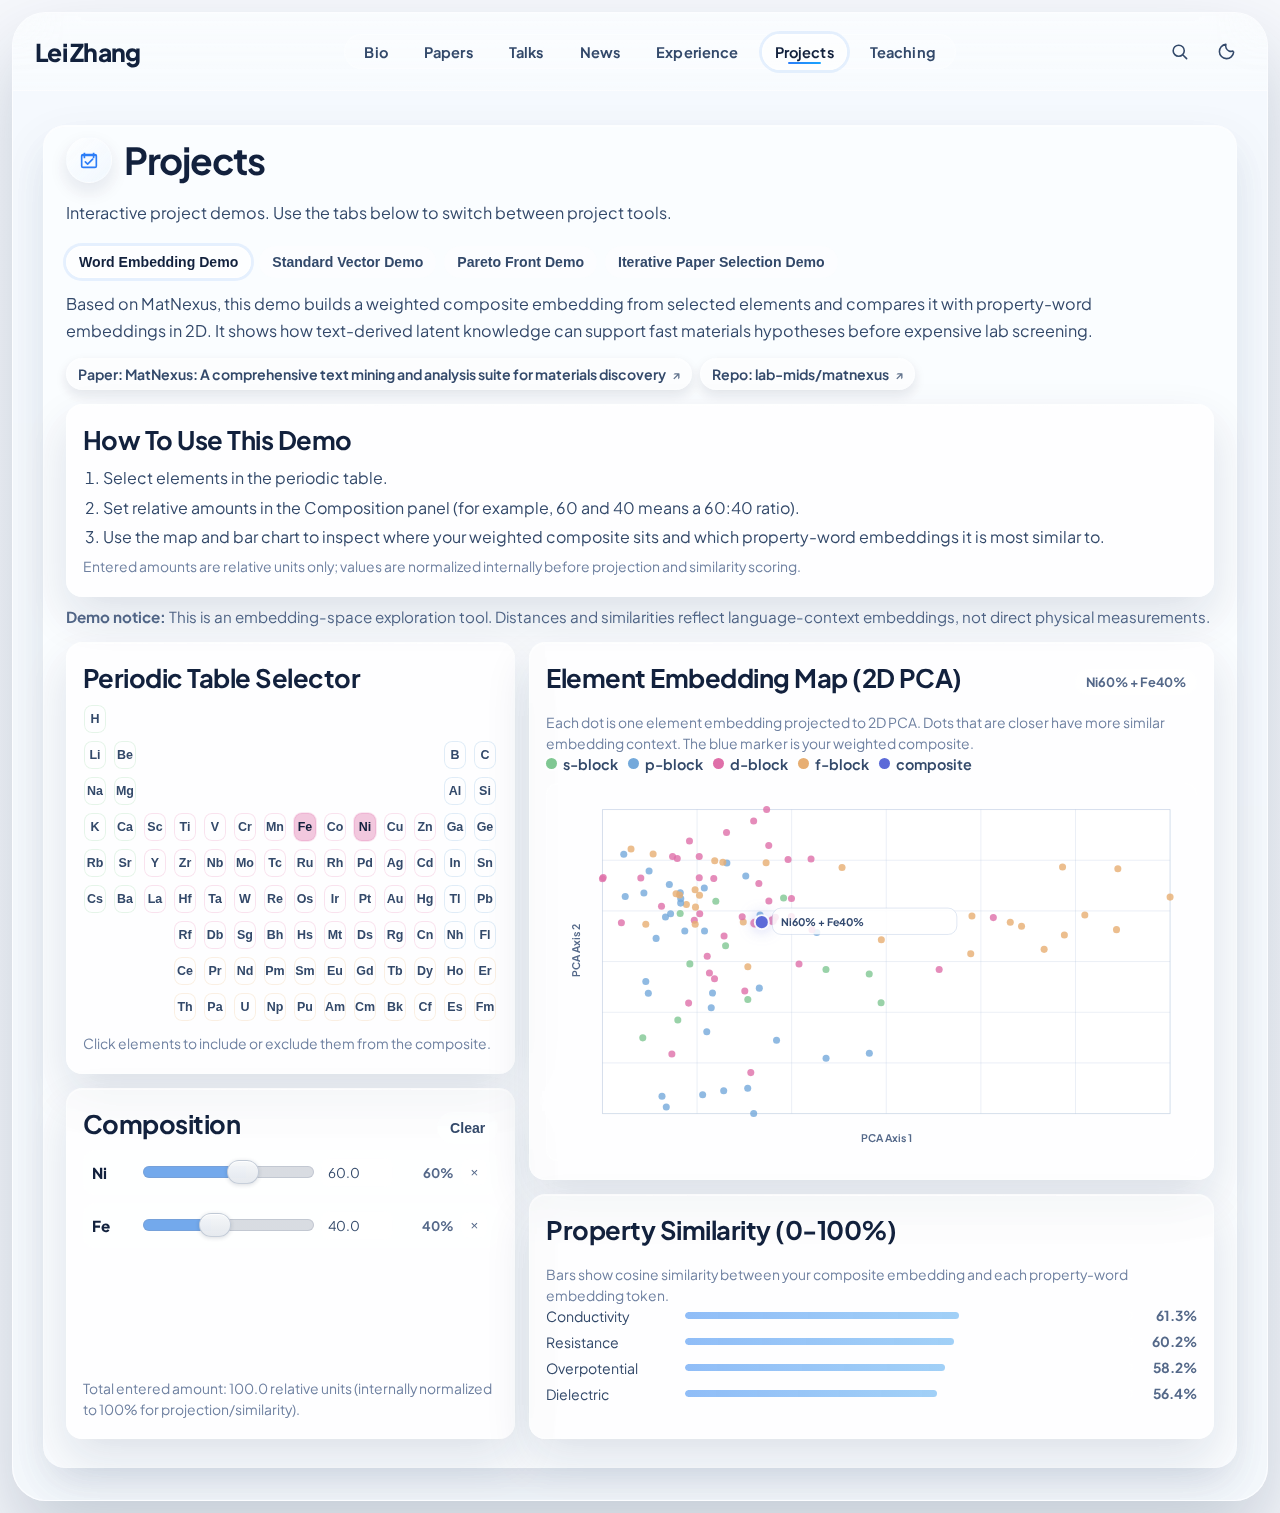
<file: embedding.html>
<!DOCTYPE html>
<html lang="en">
<head>
  <meta charset="UTF-8">
  <meta name="viewport" content="width=device-width, initial-scale=1.0">
  <title>Lei Zhang | Projects</title>
  <link rel="preconnect" href="https://fonts.googleapis.com">
  <link rel="preconnect" href="https://fonts.gstatic.com" crossorigin>
  <link href="https://fonts.googleapis.com/css2?family=Plus+Jakarta+Sans:wght@400;500;600;700;800&amp;display=swap" rel="stylesheet">
  <link rel="stylesheet" href="assets/css/site.css">
</head>
<body data-page="projects">
  <div class="shell">
    <header class="top-nav" id="site-nav"></header>
    <main class="content">
      <aside class="left-column" id="profile-pane"></aside>
      <section class="right-column" id="page-content"></section>
    </main>
  </div>

  <script src="assets/js/site-data.js"></script>
  <script src="assets/files/web_embeddings/embeddings-inline.js"></script>
  <script src="assets/js/site.js"></script>
</body>
</html>
</file>
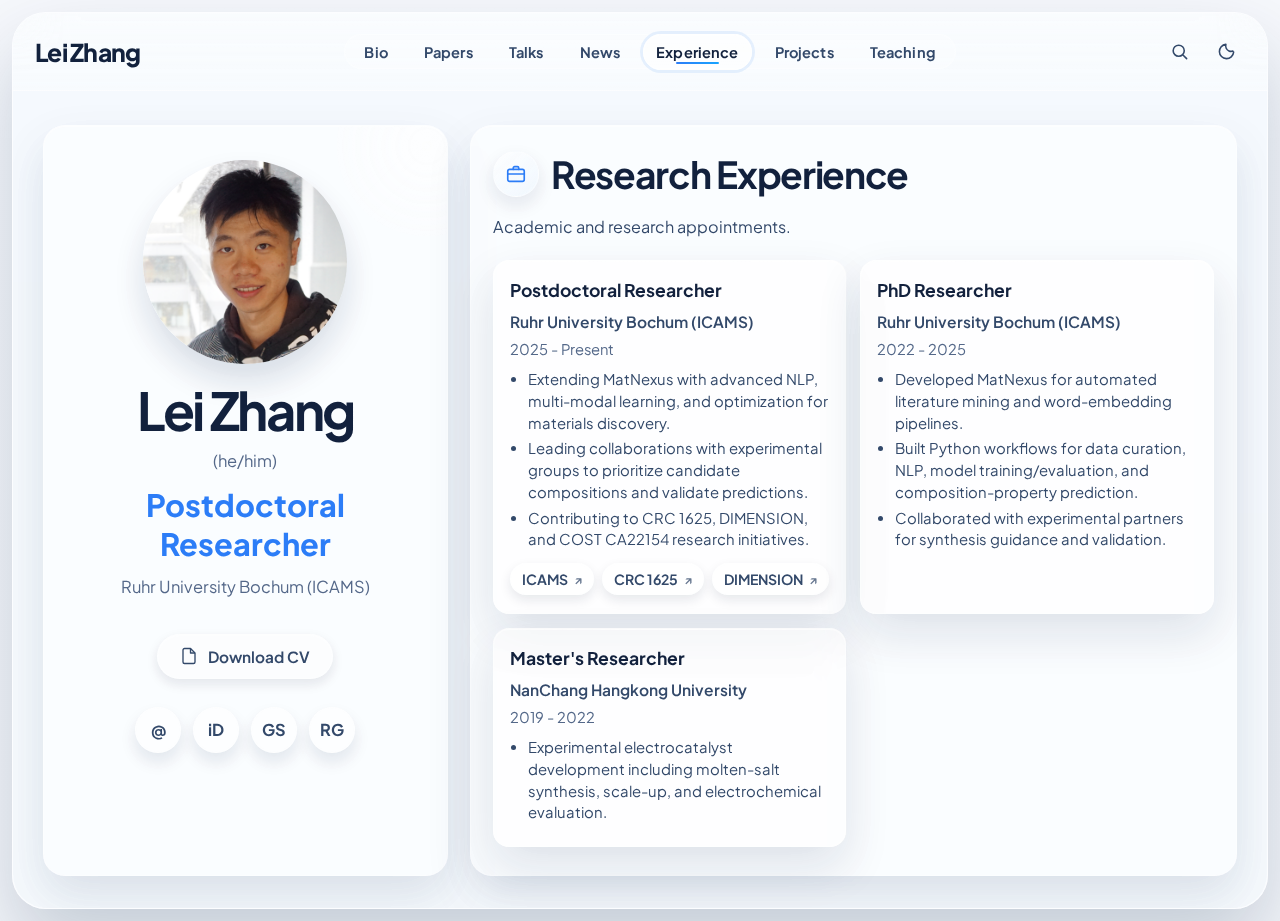
<file: experience.html>
<!DOCTYPE html>
<html lang="en">
<head>
  <meta charset="UTF-8">
  <meta name="viewport" content="width=device-width, initial-scale=1.0">
  <title>Lei Zhang | Experience</title>
  <link rel="preconnect" href="https://fonts.googleapis.com">
  <link rel="preconnect" href="https://fonts.gstatic.com" crossorigin>
  <link href="https://fonts.googleapis.com/css2?family=Plus+Jakarta+Sans:wght@400;500;600;700;800&amp;display=swap" rel="stylesheet">
  <link rel="stylesheet" href="assets/css/site.css?v=98f6168">
</head>
<body data-page="experience">
  <div class="shell">
    <header class="top-nav" id="site-nav"></header>
    <main class="content">
      <aside class="left-column" id="profile-pane"></aside>
      <section class="right-column" id="page-content"></section>
    </main>
  </div>

  <script src="assets/js/site-data.js?v=98f6168"></script>
  <script src="assets/js/site.js?v=98f6168"></script>
</body>
</html>
</file>
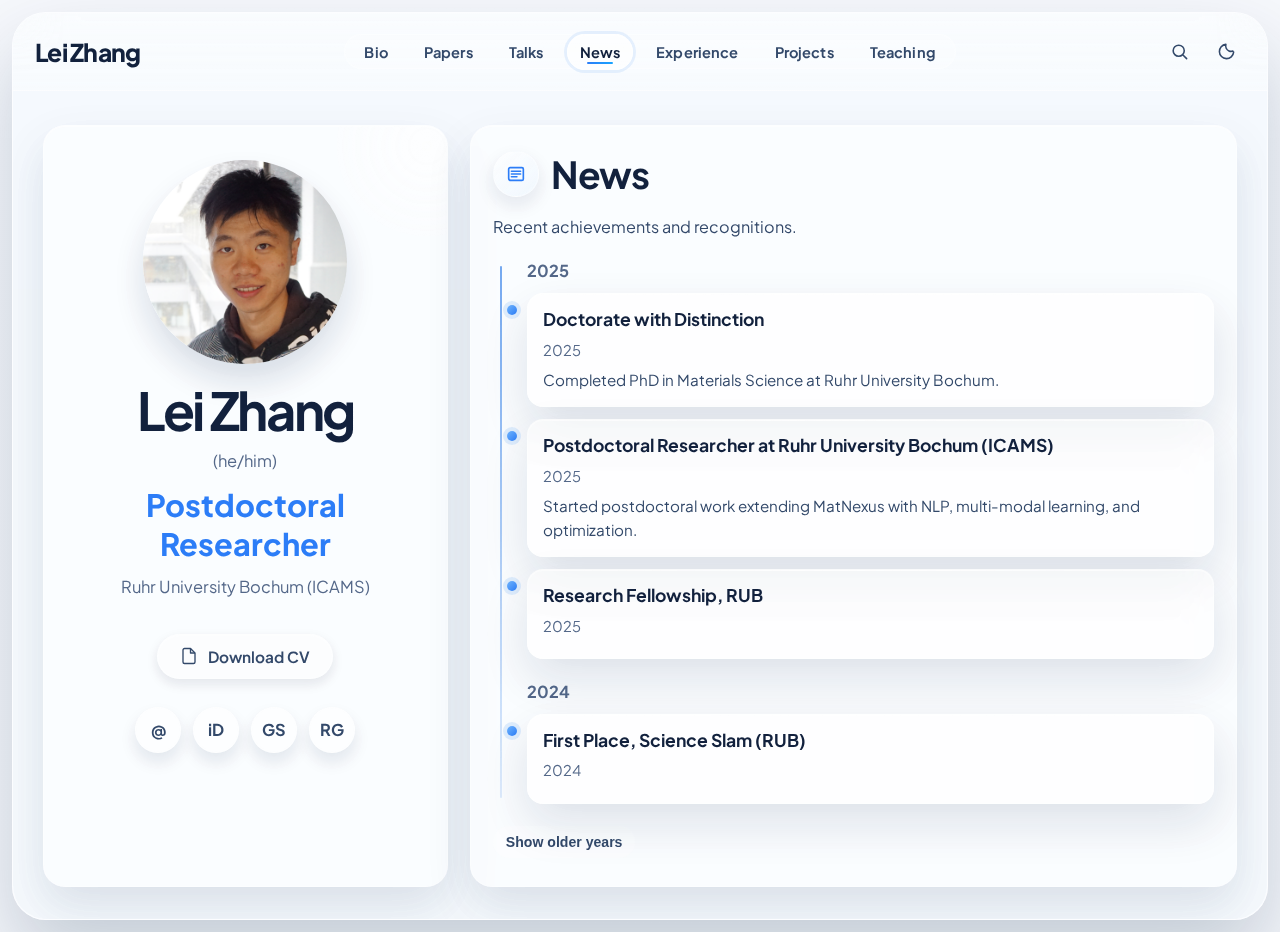
<file: news.html>
<!DOCTYPE html>
<html lang="en">
<head>
  <meta charset="UTF-8">
  <meta name="viewport" content="width=device-width, initial-scale=1.0">
  <title>Lei Zhang | News</title>
  <link rel="preconnect" href="https://fonts.googleapis.com">
  <link rel="preconnect" href="https://fonts.gstatic.com" crossorigin>
  <link href="https://fonts.googleapis.com/css2?family=Plus+Jakarta+Sans:wght@400;500;600;700;800&amp;display=swap" rel="stylesheet">
  <link rel="stylesheet" href="assets/css/site.css">
</head>
<body data-page="news">
  <div class="shell">
    <header class="top-nav" id="site-nav"></header>
    <main class="content">
      <aside class="left-column" id="profile-pane"></aside>
      <section class="right-column" id="page-content"></section>
    </main>
  </div>

  <script src="assets/js/site-data.js"></script>
  <script src="assets/js/site.js"></script>
</body>
</html>
</file>
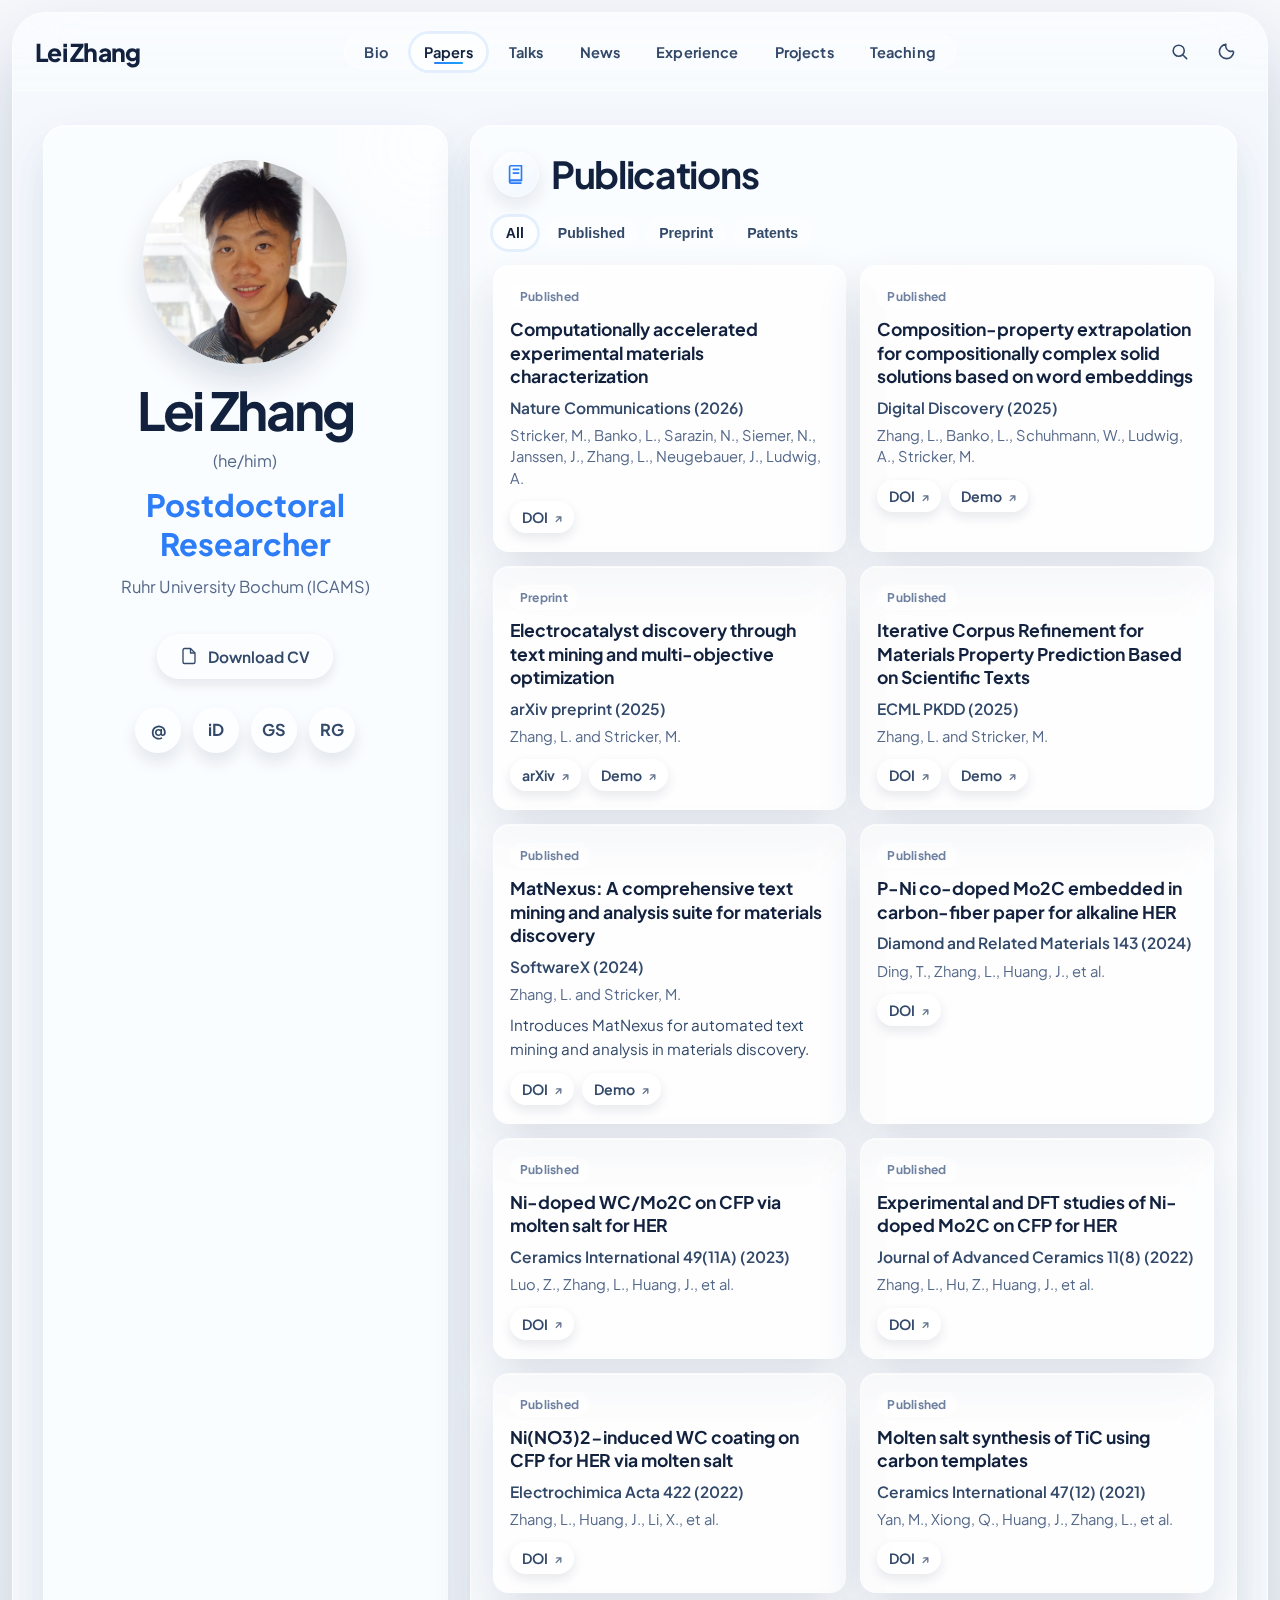
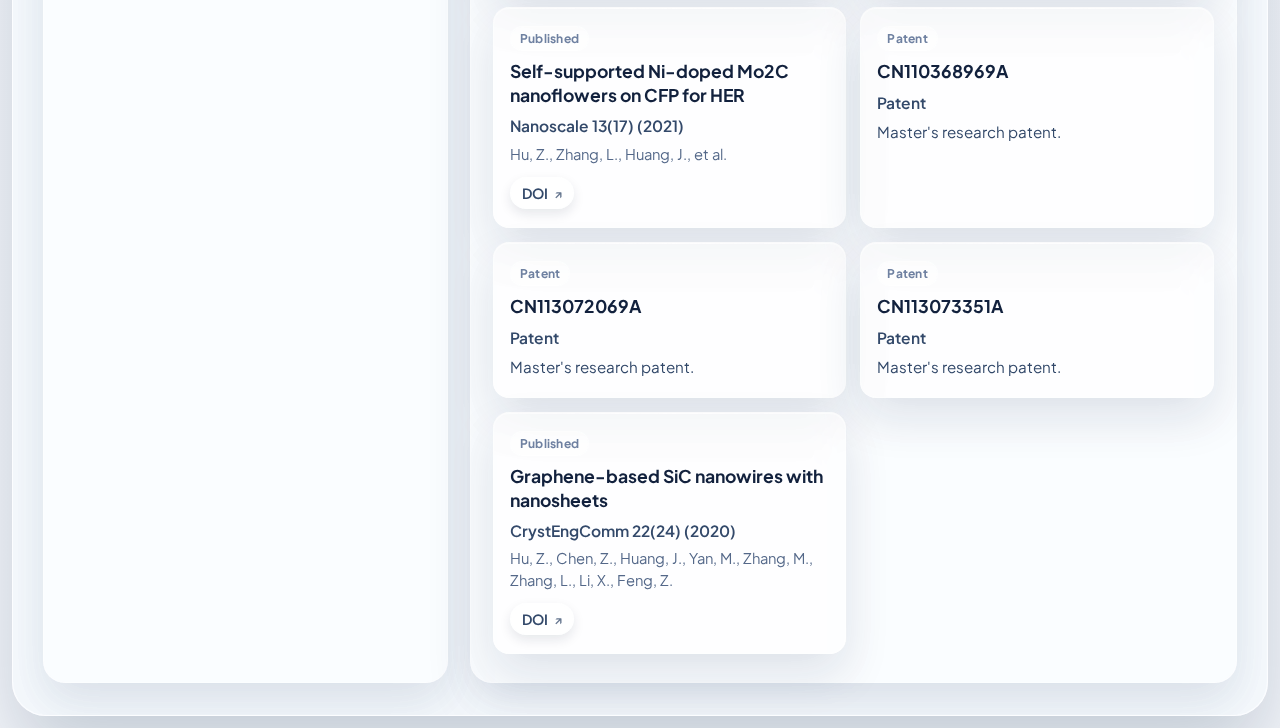
<file: papers.html>
<!DOCTYPE html>
<html lang="en">
<head>
  <meta charset="UTF-8">
  <meta name="viewport" content="width=device-width, initial-scale=1.0">
  <title>Lei Zhang | Papers</title>
  <link rel="preconnect" href="https://fonts.googleapis.com">
  <link rel="preconnect" href="https://fonts.gstatic.com" crossorigin>
  <link href="https://fonts.googleapis.com/css2?family=Plus+Jakarta+Sans:wght@400;500;600;700;800&amp;display=swap" rel="stylesheet">
  <link rel="stylesheet" href="assets/css/site.css?v=98f6168">
</head>
<body data-page="papers">
  <div class="shell">
    <header class="top-nav" id="site-nav"></header>
    <main class="content">
      <aside class="left-column" id="profile-pane"></aside>
      <section class="right-column" id="page-content"></section>
    </main>
  </div>

  <script src="assets/js/site-data.js?v=98f6168"></script>
  <script src="assets/js/site.js?v=98f6168"></script>
</body>
</html>
</file>
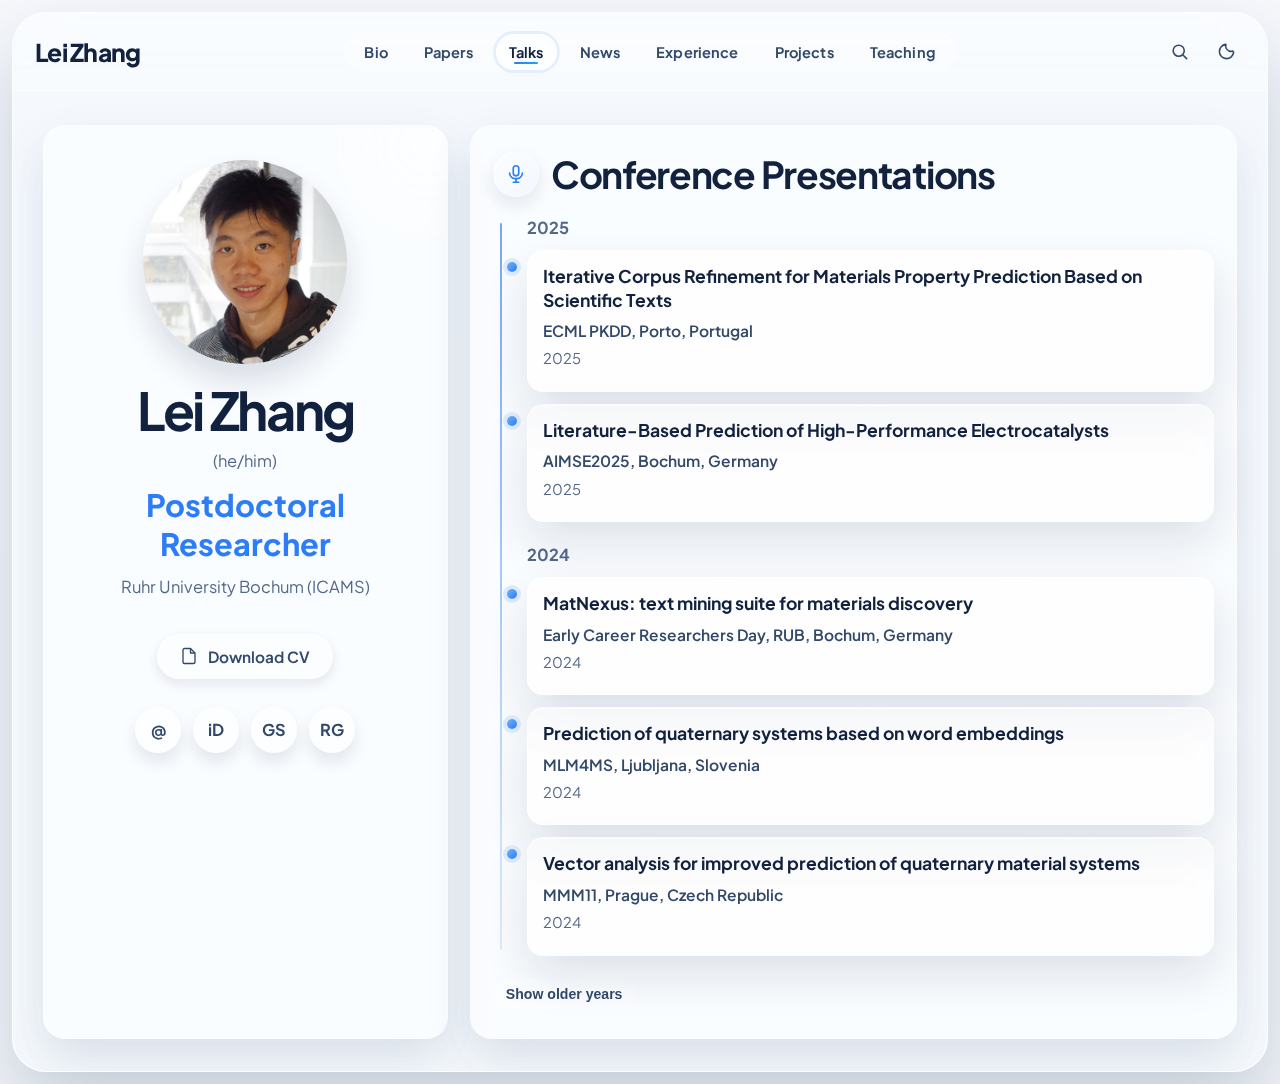
<file: talks.html>
<!DOCTYPE html>
<html lang="en">
<head>
  <meta charset="UTF-8">
  <meta name="viewport" content="width=device-width, initial-scale=1.0">
  <title>Lei Zhang | Talks</title>
  <link rel="preconnect" href="https://fonts.googleapis.com">
  <link rel="preconnect" href="https://fonts.gstatic.com" crossorigin>
  <link href="https://fonts.googleapis.com/css2?family=Plus+Jakarta+Sans:wght@400;500;600;700;800&amp;display=swap" rel="stylesheet">
  <link rel="stylesheet" href="assets/css/site.css?v=98f6168">
</head>
<body data-page="talks">
  <div class="shell">
    <header class="top-nav" id="site-nav"></header>
    <main class="content">
      <aside class="left-column" id="profile-pane"></aside>
      <section class="right-column" id="page-content"></section>
    </main>
  </div>

  <script src="assets/js/site-data.js?v=98f6168"></script>
  <script src="assets/js/site.js?v=98f6168"></script>
</body>
</html>
</file>
<file: assets/css/site.css>
:root {
  --font-sans: "Plus Jakarta Sans", "Avenir Next", "Segoe UI", sans-serif;
  --text-strong: #12213d;
  --text-body: #33496a;
  --text-muted: #546889;
  --text-soft: #6f81a1;
  --accent: #2c7df7;
  --accent-2: #18a4ff;
  --accent-3: #70b6ff;
  --danger: #f05b71;

  --glass-shell: rgba(245, 249, 253, 0.68);
  --glass-panel: linear-gradient(135deg, rgba(255, 255, 255, 0.62), rgba(255, 255, 255, 0.28));
  --glass-panel-strong: linear-gradient(135deg, rgba(255, 255, 255, 0.74), rgba(255, 255, 255, 0.34));
  --glass-border: rgba(255, 255, 255, 0.58);
  --glass-border-soft: rgba(255, 255, 255, 0.34);

  --bg-base: linear-gradient(180deg, #f6f8fc 0%, #f5f7fb 100%);

  --radius-xl: 34px;
  --radius-lg: 22px;
  --radius-md: 16px;
  --radius-sm: 12px;
  --blur-shell: 28px;
  --blur-panel: 16px;

  --shadow-shell: 0 38px 80px rgba(7, 34, 70, 0.2), inset 0 1px 0 rgba(255, 255, 255, 0.5);
  --shadow-panel: 0 20px 46px rgba(18, 44, 82, 0.12), inset 0 1px 0 rgba(255, 255, 255, 0.54);
  --shadow-float: 0 18px 30px rgba(17, 43, 84, 0.14);

  --ease-smooth: cubic-bezier(0.22, 0.61, 0.36, 1);
}

* {
  box-sizing: border-box;
  margin: 0;
  padding: 0;
}

body {
  min-height: 100vh;
  font-family: var(--font-sans);
  color: var(--text-strong);
  background: var(--bg-base);
  padding: 12px;
  position: relative;
  overflow-x: clip;
}

body::before,
body::after {
  content: "";
  position: fixed;
  width: 360px;
  height: 360px;
  border-radius: 50%;
  z-index: -1;
  pointer-events: none;
  filter: blur(8px) saturate(1.08);
  opacity: 0.62;
}

body::before {
  left: -90px;
  top: -56px;
  background: radial-gradient(circle at 30% 30%, rgba(255, 255, 255, 0.88), rgba(173, 220, 255, 0.34) 50%, rgba(94, 166, 255, 0.18));
  animation: drift-a 18s ease-in-out infinite;
}

body::after {
  right: -100px;
  bottom: -82px;
  background: radial-gradient(circle at 42% 28%, rgba(255, 255, 255, 0.85), rgba(221, 198, 255, 0.34) 55%, rgba(163, 132, 252, 0.18));
  animation: drift-b 20s ease-in-out infinite;
}

body:not(.theme-dark)::before,
body:not(.theme-dark)::after {
  display: none;
}

body:not(.theme-dark) {
  --glass-panel: rgba(255, 255, 255, 0.44);
  --glass-panel-strong: rgba(255, 255, 255, 0.58);
}

body:not(.theme-dark) .shell::before,
body:not(.theme-dark) .shell::after {
  display: none;
}

body.theme-dark {
  --text-strong: #e6f1ff;
  --text-body: #c5d7f1;
  --text-muted: #a9bddf;
  --text-soft: #95abcc;
  --accent: #7ab5ff;
  --accent-2: #51c8ff;
  --accent-3: #9fd5ff;

  --glass-shell: linear-gradient(135deg, rgba(12, 28, 56, 0.68), rgba(18, 34, 63, 0.46));
  --glass-panel: linear-gradient(135deg, rgba(23, 42, 72, 0.58), rgba(18, 35, 62, 0.38));
  --glass-panel-strong: linear-gradient(135deg, rgba(29, 51, 84, 0.72), rgba(19, 36, 63, 0.44));
  --glass-border: rgba(181, 215, 255, 0.34);
  --glass-border-soft: rgba(173, 206, 255, 0.2);

  --bg-base: radial-gradient(circle at 15% 14%, #2e4f7a 0%, #1f3d66 28%, transparent 56%),
    radial-gradient(circle at 86% 11%, #3d436f 0%, #26365a 26%, transparent 58%),
    radial-gradient(circle at 76% 88%, #285980 0%, #1e3f67 28%, transparent 56%),
    linear-gradient(145deg, #111e33 0%, #0d192d 40%, #101f34 100%);

  --shadow-shell: 0 40px 86px rgba(0, 8, 22, 0.62), inset 0 1px 0 rgba(180, 219, 255, 0.26);
  --shadow-panel: 0 24px 54px rgba(3, 10, 26, 0.45), inset 0 1px 0 rgba(192, 227, 255, 0.22);
  --shadow-float: 0 18px 36px rgba(2, 9, 24, 0.44);
}

body.theme-dark::before {
  background: radial-gradient(circle at 36% 32%, rgba(140, 195, 255, 0.48), rgba(95, 157, 237, 0.22) 48%, rgba(80, 114, 191, 0.16));
}

body.theme-dark::after {
  background: radial-gradient(circle at 42% 30%, rgba(181, 155, 255, 0.32), rgba(103, 138, 255, 0.2) 50%, rgba(73, 103, 186, 0.14));
}

.shell {
  width: min(1480px, 100%);
  margin: 0 auto;
  border-radius: var(--radius-xl);
  overflow: hidden;
  border: 1px solid var(--glass-border);
  background: var(--glass-shell);
  box-shadow: var(--shadow-shell);
  backdrop-filter: blur(var(--blur-shell)) saturate(1.2);
  -webkit-backdrop-filter: blur(var(--blur-shell)) saturate(1.2);
  position: relative;
  isolation: isolate;
}

.shell::before,
.shell::after {
  content: "";
  position: absolute;
  pointer-events: none;
  z-index: -1;
}

.shell::before {
  inset: 0;
  background: linear-gradient(116deg, rgba(255, 255, 255, 0.46) 0%, rgba(255, 255, 255, 0.04) 36%, rgba(255, 255, 255, 0.2) 100%);
}

.shell::after {
  width: 280px;
  height: 280px;
  right: -120px;
  top: -110px;
  border-radius: 50%;
  background: radial-gradient(circle at center, rgba(255, 255, 255, 0.52), rgba(255, 255, 255, 0));
}

.top-nav {
  min-height: 78px;
  display: flex;
  align-items: center;
  justify-content: space-between;
  gap: 14px;
  padding: 0 22px;
  background: linear-gradient(180deg, rgba(255, 255, 255, 0.42), rgba(255, 255, 255, 0.2));
  border-bottom: 1px solid var(--glass-border-soft);
  backdrop-filter: blur(calc(var(--blur-panel) + 4px));
  -webkit-backdrop-filter: blur(calc(var(--blur-panel) + 4px));
}

.brand {
  text-decoration: none;
  color: inherit;
  white-space: nowrap;
  font-size: 1.54rem;
  letter-spacing: -0.03em;
  font-weight: 780;
  transition: opacity 180ms var(--ease-smooth), text-shadow 180ms var(--ease-smooth);
}

.brand:hover,
.brand:focus-visible {
  opacity: 0.9;
  text-shadow: 0 0 16px rgba(131, 185, 255, 0.45);
}

.nav-links {
  list-style: none;
  display: flex;
  gap: 10px;
  padding: 6px;
  border-radius: 999px;
  border: 1px solid var(--glass-border-soft);
  background: rgba(255, 255, 255, 0.22);
}

.nav-links a {
  text-decoration: none;
  color: var(--text-body);
  font-size: 0.91rem;
  font-weight: 670;
  letter-spacing: 0.01em;
  padding: 8px 12px;
  border-radius: 999px;
  cursor: pointer;
  position: relative;
  border: 1px solid transparent;
  transition: color 180ms var(--ease-smooth), background-color 180ms var(--ease-smooth), box-shadow 180ms var(--ease-smooth), border-color 180ms var(--ease-smooth);
}

.nav-links a:hover,
.nav-links a:focus-visible,
.nav-links a.active {
  color: var(--text-strong);
  background: rgba(255, 255, 255, 0.6);
  border-color: rgba(255, 255, 255, 0.65);
  box-shadow: inset 0 1px 0 rgba(255, 255, 255, 0.72), 0 0 0 3px rgba(100, 165, 248, 0.14);
}

.nav-links a::after {
  content: "";
  position: absolute;
  left: 30%;
  right: 30%;
  bottom: 5px;
  height: 2px;
  border-radius: 999px;
  background: linear-gradient(90deg, var(--accent), var(--accent-2));
  opacity: 0;
  transform: scaleX(0.5);
  transition: opacity 180ms var(--ease-smooth), transform 180ms var(--ease-smooth);
}

.nav-links a:hover::after,
.nav-links a:focus-visible::after,
.nav-links a.active::after {
  opacity: 1;
  transform: scaleX(1);
}

.nav-icons {
  display: flex;
  align-items: center;
  gap: 9px;
}

.icon-btn {
  width: 38px;
  height: 38px;
  border-radius: 999px;
  border: 1px solid transparent;
  background: transparent;
  display: grid;
  place-items: center;
  color: var(--text-body);
}

.icon-btn-action {
  cursor: pointer;
  transition: background-color 180ms var(--ease-smooth), color 180ms var(--ease-smooth), border-color 180ms var(--ease-smooth), box-shadow 180ms var(--ease-smooth);
}

.icon-btn-action:hover,
.icon-btn-action:focus-visible {
  background: rgba(255, 255, 255, 0.56);
  color: var(--text-strong);
  border-color: var(--glass-border);
  box-shadow: 0 7px 18px rgba(16, 39, 74, 0.14), 0 0 0 3px rgba(102, 168, 250, 0.16);
}

.content {
  display: grid;
  grid-template-columns: minmax(336px, 0.95fr) 1.8fr;
  gap: 22px;
  padding: 34px 30px 32px;
}

body[data-page="projects"] .content,
body[data-page="embedding"] .content {
  grid-template-columns: 1fr;
  gap: 0;
}

body[data-page="projects"] .left-column,
body[data-page="embedding"] .left-column {
  display: none;
}

body[data-page="projects"] .right-column,
body[data-page="embedding"] .right-column {
  padding-top: 10px;
}

.left-column,
.right-column {
  border-radius: var(--radius-lg);
  border: 1px solid var(--glass-border-soft);
  background: var(--glass-panel);
  box-shadow: var(--shadow-panel);
  backdrop-filter: blur(var(--blur-panel)) saturate(1.14);
  -webkit-backdrop-filter: blur(var(--blur-panel)) saturate(1.14);
}

.left-column {
  text-align: center;
  padding: 34px 22px;
  position: relative;
  overflow: hidden;
}

.left-column::before {
  content: "";
  position: absolute;
  width: 180px;
  height: 180px;
  right: -70px;
  top: -70px;
  border-radius: 50%;
  background: radial-gradient(circle, rgba(255, 255, 255, 0.64), rgba(255, 255, 255, 0));
  pointer-events: none;
}

.right-column {
  padding: 24px 22px 28px;
}

.avatar-wrap {
  width: 204px;
  height: 204px;
  margin: 0 auto 20px;
  border-radius: 50%;
  padding: 6px;
  background: linear-gradient(145deg, rgba(255, 255, 255, 0.8), rgba(214, 233, 255, 0.4));
  box-shadow: var(--shadow-float);
  position: relative;
  overflow: hidden;
}

.avatar-wrap::before {
  content: "";
  position: absolute;
  inset: 0;
  border-radius: 50%;
  border: 1px solid rgba(255, 255, 255, 0.56);
  pointer-events: none;
}

.avatar-wrap img {
  width: 100%;
  height: 100%;
  border-radius: 50%;
  object-fit: cover;
}

.profile-name {
  font-size: clamp(2.1rem, 4.1vw, 4.4rem);
  letter-spacing: -0.045em;
  line-height: 1.02;
  margin-bottom: 11px;
}

.pronouns,
.org {
  font-size: 1.03rem;
  color: var(--text-muted);
  line-height: 1.5;
}

.pronouns {
  margin-bottom: 12px;
}

.org {
  margin-bottom: 12px;
}

.role {
  color: var(--accent);
  font-size: clamp(1.36rem, 2.4vw, 1.92rem);
  font-weight: 740;
  margin-bottom: 12px;
}

.socials {
  margin: 28px auto 0;
  display: flex;
  justify-content: center;
  gap: 12px;
  flex-wrap: wrap;
}

.socials a {
  width: 46px;
  height: 46px;
  border-radius: 999px;
  border: 1px solid var(--glass-border-soft);
  background: rgba(255, 255, 255, 0.48);
  display: grid;
  place-items: center;
  color: var(--text-body);
  text-decoration: none;
  font-size: 1.02rem;
  font-weight: 700;
  box-shadow: 0 9px 16px rgba(13, 38, 77, 0.1);
  transition: box-shadow 180ms var(--ease-smooth), background-color 180ms var(--ease-smooth), border-color 180ms var(--ease-smooth), color 180ms var(--ease-smooth);
}

.socials a:hover,
.socials a:focus-visible {
  color: var(--text-strong);
  background: rgba(255, 255, 255, 0.74);
  border-color: var(--glass-border);
  box-shadow: 0 11px 19px rgba(11, 33, 70, 0.15), 0 0 0 3px rgba(97, 163, 247, 0.14);
}

.cta {
  margin-top: 22px;
  display: inline-flex;
  align-items: center;
  justify-content: center;
  gap: 10px;
  padding: 12px 22px;
  border-radius: 999px;
  border: 1px solid var(--glass-border-soft);
  background: rgba(255, 255, 255, 0.42);
  color: var(--text-body);
  font-size: 0.96rem;
  font-weight: 650;
  text-decoration: none;
  box-shadow: inset 0 1px 0 rgba(255, 255, 255, 0.45), 0 5px 12px rgba(21, 34, 61, 0.1);
  transition: color 170ms var(--ease-smooth), border-color 170ms var(--ease-smooth), background-color 170ms var(--ease-smooth), box-shadow 170ms var(--ease-smooth);
  position: relative;
  overflow: hidden;
}

.cta::after {
  content: none;
}

.cta:hover,
.cta:focus-visible {
  color: var(--text-strong);
  border-color: var(--glass-border);
  background: rgba(255, 255, 255, 0.68);
  box-shadow: inset 0 1px 0 rgba(255, 255, 255, 0.58), 0 8px 14px rgba(21, 34, 61, 0.12), 0 0 0 3px rgba(101, 166, 248, 0.16);
}

.section-title {
  display: flex;
  align-items: center;
  gap: 12px;
  margin-bottom: 16px;
}

.title-icon {
  width: 46px;
  height: 46px;
  border-radius: 50%;
  display: grid;
  place-items: center;
  color: var(--accent);
  border: 1px solid var(--glass-border-soft);
  background: linear-gradient(140deg, rgba(255, 255, 255, 0.56), rgba(221, 238, 255, 0.3));
  box-shadow: 0 8px 18px rgba(15, 42, 82, 0.1);
  flex: 0 0 auto;
}

.section-title h2 {
  font-size: clamp(1.95rem, 2.9vw, 3.1rem);
  letter-spacing: -0.035em;
}

.page-description,
.summary-paragraph {
  max-width: 97%;
  color: var(--text-body);
  line-height: 1.68;
}

.page-description {
  font-size: 1.01rem;
  margin-bottom: 20px;
}

.summary-paragraph {
  font-size: 1.07rem;
  margin-bottom: 10px;
}

.subsection-title {
  display: flex;
  align-items: center;
  gap: 10px;
  margin: 30px 0 14px;
}

.subsection-title h3 {
  font-size: clamp(1.7rem, 2.3vw, 2.16rem);
  letter-spacing: -0.03em;
}

.list-grid {
  display: grid;
  grid-template-columns: repeat(2, minmax(220px, 1fr));
  gap: 14px;
}

.list-grid.education-grid {
  grid-template-columns: repeat(3, minmax(170px, 1fr));
}

.item-card,
.timeline-card {
  border-radius: var(--radius-md);
  border: 1px solid var(--glass-border-soft);
  background: var(--glass-panel-strong);
  box-shadow: var(--shadow-panel);
  backdrop-filter: blur(var(--blur-panel));
  -webkit-backdrop-filter: blur(var(--blur-panel));
  position: relative;
  overflow: hidden;
}

.item-card {
  padding: 18px 16px;
  transition: box-shadow 190ms var(--ease-smooth), border-color 190ms var(--ease-smooth), background 190ms var(--ease-smooth);
}

.item-card::before,
.timeline-card::before {
  content: "";
  position: absolute;
  left: 0;
  right: 0;
  top: 0;
  height: 1px;
  background: linear-gradient(90deg, rgba(255, 255, 255, 0), rgba(255, 255, 255, 0.82), rgba(255, 255, 255, 0));
  pointer-events: none;
}

.item-card.soft {
  background: var(--glass-panel-strong);
}

.item-card.is-hidden {
  display: none;
}

.item-card:hover,
.item-card:focus-within {
  background: rgba(255, 255, 255, 0.78);
  border-color: var(--glass-border);
  box-shadow: 0 22px 34px rgba(11, 34, 68, 0.16), inset 0 1px 0 rgba(255, 255, 255, 0.52), 0 0 0 3px rgba(106, 170, 250, 0.13);
}

.search-target-highlight {
  box-shadow: 0 0 0 5px rgba(73, 145, 241, 0.5), 0 0 0 14px rgba(124, 184, 255, 0.28), var(--shadow-panel);
  animation: search-target-pulse 3.2s var(--ease-smooth);
}

@keyframes search-target-pulse {
  0% {
    box-shadow: 0 0 0 0 rgba(73, 145, 241, 0.62), 0 0 0 0 rgba(124, 184, 255, 0.36), var(--shadow-panel);
  }
  100% {
    box-shadow: 0 0 0 5px rgba(73, 145, 241, 0), 0 0 0 14px rgba(124, 184, 255, 0), var(--shadow-panel);
  }
}

.item-icon {
  width: 36px;
  height: 36px;
  border-radius: 50%;
  display: inline-grid;
  place-items: center;
  color: #f5faff;
  font-size: 0.95rem;
  font-weight: 780;
  margin-bottom: 10px;
  background: linear-gradient(145deg, var(--accent), var(--accent-2));
  box-shadow: 0 8px 16px rgba(18, 71, 145, 0.3);
}

.item-title {
  font-size: 1.1rem;
  line-height: 1.34;
  font-weight: 700;
  margin-bottom: 8px;
  color: var(--text-strong);
}

.item-subtitle {
  color: var(--text-body);
  font-size: 0.97rem;
  line-height: 1.44;
  font-weight: 620;
  margin-bottom: 6px;
}

.item-meta {
  color: var(--text-muted);
  font-size: 0.92rem;
  line-height: 1.45;
  margin-bottom: 7px;
}

.item-description {
  color: var(--text-body);
  font-size: 0.95rem;
  line-height: 1.58;
}

.item-bullets {
  margin-top: 9px;
  padding-left: 18px;
}

.item-bullets li {
  color: var(--text-body);
  font-size: 0.93rem;
  line-height: 1.46;
  margin-bottom: 4px;
}

.item-kind {
  display: inline-flex;
  align-items: center;
  border-radius: 999px;
  padding: 4px 9px;
  margin-bottom: 9px;
  border: 1px solid var(--glass-border-soft);
  background: rgba(255, 255, 255, 0.42);
  color: var(--text-soft);
  font-size: 0.75rem;
  font-weight: 700;
  letter-spacing: 0.02em;
}

.card-links {
  margin-top: 12px;
  display: flex;
  flex-wrap: wrap;
  gap: 8px;
}

.demo-paper-links {
  margin-top: -6px;
  margin-bottom: 14px;
}

.card-link {
  display: inline-flex;
  align-items: center;
  text-decoration: none;
  border-radius: 999px;
  border: 1px solid var(--glass-border-soft);
  background: rgba(255, 255, 255, 0.42);
  color: var(--text-body);
  font-size: 0.88rem;
  font-weight: 650;
  padding: 6px 11px;
  cursor: pointer;
  box-shadow: inset 0 1px 0 rgba(255, 255, 255, 0.45), 0 5px 12px rgba(21, 34, 61, 0.1);
  transition: color 170ms var(--ease-smooth), border-color 170ms var(--ease-smooth), background-color 170ms var(--ease-smooth), box-shadow 170ms var(--ease-smooth);
}

.card-link::after {
  content: "\2197\FE0E";
  margin-left: 6px;
  font-size: 0.77rem;
  line-height: 1;
  font-family: "Apple Symbols", "Segoe UI Symbol", "Noto Sans Symbols 2", var(--font-sans);
  opacity: 0.75;
  transition: opacity 170ms var(--ease-smooth);
}

.card-link:hover,
.card-link:focus-visible {
  color: var(--text-strong);
  border-color: var(--glass-border);
  background: rgba(255, 255, 255, 0.68);
  box-shadow: inset 0 1px 0 rgba(255, 255, 255, 0.58), 0 8px 14px rgba(21, 34, 61, 0.12), 0 0 0 3px rgba(101, 166, 248, 0.16);
}

.card-link:hover::after,
.card-link:focus-visible::after {
  opacity: 1;
}

.filter-chips {
  display: flex;
  flex-wrap: wrap;
  gap: 8px;
  margin: 0 0 16px;
}

.project-subtabs {
  margin-bottom: 12px;
}

.project-subtab-panel {
  min-height: 120px;
}

.filter-chip,
.older-toggle-btn {
  border: 1px solid transparent;
  background: rgba(255, 255, 255, 0.32);
  color: var(--text-body);
  border-radius: 999px;
  padding: 7px 12px;
  font-size: 0.88rem;
  font-weight: 670;
  cursor: pointer;
  transition: background-color 170ms var(--ease-smooth), color 170ms var(--ease-smooth), border-color 170ms var(--ease-smooth), box-shadow 170ms var(--ease-smooth);
}

.filter-chip:hover,
.filter-chip:focus-visible,
.older-toggle-btn:hover,
.older-toggle-btn:focus-visible {
  color: var(--text-strong);
  background: rgba(255, 255, 255, 0.6);
  border-color: rgba(255, 255, 255, 0.65);
  box-shadow: inset 0 1px 0 rgba(255, 255, 255, 0.72), 0 0 0 3px rgba(100, 165, 248, 0.14);
}

.filter-chip.active {
  color: var(--text-strong);
  background: rgba(255, 255, 255, 0.6);
  border-color: rgba(255, 255, 255, 0.65);
  box-shadow: inset 0 1px 0 rgba(255, 255, 255, 0.72), 0 0 0 3px rgba(100, 165, 248, 0.14);
}

.timeline {
  position: relative;
  padding-left: 18px;
}

.timeline::before {
  content: "";
  position: absolute;
  left: 7px;
  top: 6px;
  bottom: 6px;
  width: 2px;
  border-radius: 999px;
  background: linear-gradient(180deg, rgba(84, 148, 236, 0.8), rgba(154, 194, 244, 0.3));
}

.timeline-year-group {
  margin-bottom: 22px;
}

.timeline-year {
  margin: 0 0 12px 16px;
  font-size: 1.03rem;
  color: var(--text-muted);
}

.timeline-item {
  position: relative;
  margin: 0 0 12px 16px;
}

.timeline-dot {
  position: absolute;
  left: -20px;
  top: 12px;
  width: 10px;
  height: 10px;
  border-radius: 50%;
  background: linear-gradient(135deg, var(--accent-3), var(--accent));
  box-shadow: 0 0 0 4px rgba(104, 170, 245, 0.2);
}

.timeline-card {
  padding: 14px 15px;
}

.timeline-controls {
  margin-top: 6px;
}

.older-years.is-collapsed {
  display: none;
}

.search-overlay {
  position: fixed;
  inset: 0;
  background: rgba(9, 20, 38, 0.38);
  display: none;
  align-items: flex-start;
  justify-content: center;
  padding: 80px 16px 20px;
  z-index: 1000;
}

.search-overlay.is-open {
  display: flex;
  animation: overlay-fade 180ms ease-out;
}

.search-panel {
  width: min(760px, 100%);
  border-radius: 16px;
  border: 1px solid var(--glass-border);
  background: var(--glass-panel-strong);
  box-shadow: 0 24px 46px rgba(8, 24, 50, 0.26), inset 0 1px 0 rgba(255, 255, 255, 0.5);
  backdrop-filter: blur(calc(var(--blur-panel) + 6px));
  -webkit-backdrop-filter: blur(calc(var(--blur-panel) + 6px));
  overflow: hidden;
  transform: translateY(0);
  animation: panel-rise 220ms var(--ease-smooth);
}

.search-header {
  display: flex;
  align-items: center;
  border-bottom: 1px solid var(--glass-border-soft);
  transition: background-color 170ms var(--ease-smooth), border-color 170ms var(--ease-smooth), box-shadow 170ms var(--ease-smooth);
}

.search-input {
  width: 100%;
  border: none;
  outline: none;
  background: transparent;
  color: var(--text-strong);
  font-size: 1rem;
  padding: 14px 16px;
}

.search-input:focus,
.search-input:focus-visible {
  outline: none;
  box-shadow: none;
}

.search-header:focus-within {
  background: rgba(255, 255, 255, 0.42);
  border-bottom-color: var(--glass-border);
  box-shadow: inset 0 -1px 0 rgba(255, 255, 255, 0.52), 0 0 0 2px rgba(101, 166, 248, 0.12);
}

.search-input::placeholder {
  color: var(--text-soft);
}

.search-close {
  width: 44px;
  height: 44px;
  border: none;
  background: transparent;
  color: var(--text-body);
  display: grid;
  place-items: center;
  cursor: pointer;
}

.search-results {
  max-height: min(55vh, 420px);
  overflow-y: auto;
  padding: 8px;
}

.search-result {
  display: flex;
  flex-direction: column;
  gap: 4px;
  border-radius: 12px;
  border: 1px solid transparent;
  text-decoration: none;
  color: var(--text-body);
  padding: 10px 12px;
}

.search-result:hover,
.search-result:focus-visible {
  color: var(--text-strong);
  border-color: var(--glass-border-soft);
  background: rgba(255, 255, 255, 0.45);
}

.search-result-title {
  font-size: 0.95rem;
  font-weight: 700;
}

.search-result-subtitle,
.search-empty {
  color: var(--text-muted);
  font-size: 0.85rem;
}

.search-empty {
  padding: 12px;
}

a:focus-visible,
button:focus-visible,
input:focus-visible {
  outline: 2px solid rgba(69, 150, 244, 0.52);
  outline-offset: 2px;
}

body.theme-dark .nav-links {
  background: rgba(31, 58, 95, 0.34);
}

body.theme-dark .nav-links a:hover,
body.theme-dark .nav-links a:focus-visible,
body.theme-dark .nav-links a.active {
  background: rgba(117, 168, 236, 0.24);
  border-color: rgba(159, 201, 255, 0.42);
  box-shadow: inset 0 1px 0 rgba(197, 223, 255, 0.22), 0 0 0 3px rgba(121, 174, 247, 0.18);
}

body.theme-dark .icon-btn-action:hover,
body.theme-dark .icon-btn-action:focus-visible {
  background: rgba(117, 168, 236, 0.18);
  box-shadow: 0 10px 18px rgba(3, 13, 29, 0.4), 0 0 0 3px rgba(121, 174, 247, 0.18);
}

body.theme-dark .socials a,
body.theme-dark .card-link,
body.theme-dark .cta,
body.theme-dark .filter-chip,
body.theme-dark .older-toggle-btn {
  background: rgba(32, 56, 89, 0.52);
}

body.theme-dark .socials a:hover,
body.theme-dark .socials a:focus-visible,
body.theme-dark .cta:hover,
body.theme-dark .cta:focus-visible,
body.theme-dark .filter-chip:hover,
body.theme-dark .filter-chip:focus-visible,
body.theme-dark .older-toggle-btn:hover,
body.theme-dark .older-toggle-btn:focus-visible,
body.theme-dark .search-result:hover,
body.theme-dark .search-result:focus-visible {
  background: rgba(120, 173, 242, 0.2);
}

body.theme-dark .card-link {
  border-color: var(--glass-border-soft);
  color: var(--text-body);
  box-shadow: inset 0 1px 0 rgba(199, 224, 255, 0.12), 0 6px 14px rgba(2, 10, 24, 0.3);
}

body.theme-dark .card-link:hover,
body.theme-dark .card-link:focus-visible {
  border-color: var(--glass-border);
  color: var(--text-strong);
  box-shadow: inset 0 1px 0 rgba(209, 230, 255, 0.2), 0 10px 18px rgba(1, 8, 21, 0.42), 0 0 0 3px rgba(121, 174, 247, 0.16);
}

body.theme-dark .cta {
  border-color: var(--glass-border-soft);
  color: var(--text-body);
  box-shadow: inset 0 1px 0 rgba(199, 224, 255, 0.12), 0 6px 14px rgba(2, 10, 24, 0.3);
}

body.theme-dark .cta:hover,
body.theme-dark .cta:focus-visible {
  border-color: var(--glass-border);
  color: var(--text-strong);
  box-shadow: inset 0 1px 0 rgba(209, 230, 255, 0.2), 0 10px 18px rgba(1, 8, 21, 0.42), 0 0 0 3px rgba(121, 174, 247, 0.16);
}

body.theme-dark .item-card:hover,
body.theme-dark .item-card:focus-within,
body.theme-dark .timeline-card:hover,
body.theme-dark .timeline-card:focus-within {
  background: var(--glass-panel-strong);
  border-color: rgba(159, 201, 255, 0.42);
  box-shadow: inset 0 1px 0 rgba(197, 223, 255, 0.22), 0 0 0 3px rgba(121, 174, 247, 0.18);
}

body.theme-dark .item-icon {
  color: rgba(137, 186, 248, 0.9);
  border: 1px solid rgba(181, 205, 236, 0.3);
  background: linear-gradient(160deg, rgba(167, 182, 205, 0.36), rgba(122, 141, 171, 0.28));
  box-shadow: inset 0 1px 0 rgba(222, 234, 251, 0.26), 0 8px 16px rgba(1, 9, 24, 0.28);
}

body.theme-dark .item-kind {
  border-color: rgba(176, 200, 232, 0.34);
  background: rgba(76, 97, 126, 0.62);
  color: rgba(225, 236, 251, 0.92);
}

body.theme-dark .filter-chip:hover,
body.theme-dark .filter-chip:focus-visible,
body.theme-dark .older-toggle-btn:hover,
body.theme-dark .older-toggle-btn:focus-visible,
body.theme-dark .filter-chip.active {
  background: rgba(117, 168, 236, 0.24);
  border-color: rgba(159, 201, 255, 0.42);
  box-shadow: inset 0 1px 0 rgba(197, 223, 255, 0.22), 0 0 0 3px rgba(121, 174, 247, 0.18);
}

body.theme-dark .filter-chip.active {
  color: var(--text-strong);
}

body.theme-dark .left-column::before,
body.theme-dark .shell::after {
  display: none;
}

body.theme-dark .search-header:focus-within {
  background: rgba(117, 168, 236, 0.14);
  border-bottom-color: rgba(159, 201, 255, 0.42);
  box-shadow: inset 0 -1px 0 rgba(197, 223, 255, 0.18), 0 0 0 2px rgba(121, 174, 247, 0.16);
}

body.theme-dark .timeline::before {
  background: linear-gradient(180deg, rgba(142, 186, 255, 0.82), rgba(86, 137, 211, 0.26));
}

body.theme-dark .timeline-dot {
  box-shadow: 0 0 0 4px rgba(142, 186, 255, 0.26);
}

body.theme-dark .search-overlay {
  background: rgba(6, 13, 27, 0.56);
}

.embedding-disclaimer {
  font-size: 0.95rem;
  color: var(--text-muted);
  margin: -4px 0 16px;
}

.embedding-intro-card {
  margin-bottom: 14px;
}

.embedding-guide-list {
  margin: 0;
  padding-left: 20px;
  display: grid;
  gap: 6px;
  color: var(--text-body);
}

.embedding-guide-list li {
  line-height: 1.45;
}

.embedding-layout {
  display: grid;
  grid-template-columns: minmax(250px, 0.9fr) minmax(420px, 1.55fr) minmax(260px, 1.05fr);
  gap: 14px;
  align-items: start;
}

.embedding-column,
.embedding-main-column {
  display: flex;
  flex-direction: column;
  gap: 14px;
}

.embedding-card {
  padding: 18px 16px;
}

.embedding-card-title {
  font-size: 1.6rem;
  letter-spacing: -0.02em;
  margin-bottom: 10px;
}

.embedding-example-list {
  display: grid;
  gap: 8px;
  margin-bottom: 12px;
}

.embedding-example-btn {
  border: 1px solid transparent;
  background: rgba(255, 255, 255, 0.32);
  color: var(--text-body);
  border-radius: 12px;
  padding: 10px 12px;
  text-align: left;
  font-size: 0.98rem;
  font-weight: 670;
  cursor: pointer;
  transition: color 170ms var(--ease-smooth), background-color 170ms var(--ease-smooth), border-color 170ms var(--ease-smooth), box-shadow 170ms var(--ease-smooth);
}

.embedding-example-btn:hover,
.embedding-example-btn:focus-visible,
.embedding-example-btn.active {
  color: var(--text-strong);
  background: rgba(255, 255, 255, 0.6);
  border-color: rgba(255, 255, 255, 0.65);
  box-shadow: inset 0 1px 0 rgba(255, 255, 255, 0.72), 0 0 0 3px rgba(100, 165, 248, 0.14);
}

.embedding-label {
  display: block;
  margin: 8px 0 7px;
  font-size: 0.93rem;
  color: var(--text-muted);
  font-weight: 650;
}

.embedding-select,
.embedding-textarea {
  width: 100%;
  border: 1px solid var(--glass-border-soft);
  background: rgba(255, 255, 255, 0.38);
  color: var(--text-body);
  border-radius: 12px;
  padding: 10px 12px;
  font: inherit;
}

.embedding-select:focus-visible,
.embedding-textarea:focus-visible {
  outline: none;
  border-color: var(--glass-border);
  background: rgba(255, 255, 255, 0.64);
  box-shadow: inset 0 1px 0 rgba(255, 255, 255, 0.72), 0 0 0 3px rgba(100, 165, 248, 0.14);
}

.embedding-textarea {
  min-height: 106px;
  resize: vertical;
}

.embedding-actions {
  margin-top: 10px;
}

.embedding-hint {
  margin-top: 9px;
  font-size: 0.87rem;
  color: var(--text-soft);
  line-height: 1.5;
}

.embedding-heading-row {
  display: flex;
  align-items: center;
  justify-content: space-between;
  gap: 8px;
}

.embedding-selected-tag {
  border-radius: 999px;
  border: 1px solid var(--glass-border-soft);
  background: rgba(255, 255, 255, 0.4);
  color: var(--text-muted);
  padding: 4px 10px;
  font-size: 0.8rem;
  font-weight: 700;
}

.embedding-legend {
  display: flex;
  flex-wrap: wrap;
  gap: 10px;
  margin-bottom: 10px;
}

.embedding-legend-item {
  display: inline-flex;
  align-items: center;
  gap: 6px;
  font-size: 0.9rem;
  color: var(--text-body);
  font-weight: 650;
}

.embedding-legend-dot {
  width: 11px;
  height: 11px;
  border-radius: 50%;
  box-shadow: 0 0 0 2px rgba(255, 255, 255, 0.36);
}

.embedding-map-wrap {
  border-radius: 12px;
  border: 1px solid var(--glass-border-soft);
  background: rgba(255, 255, 255, 0.24);
  padding: 8px;
}

.embedding-map {
  width: 100%;
  height: auto;
  display: block;
}

.embedding-map-bg {
  fill: rgba(255, 255, 255, 0.3);
  stroke: rgba(119, 148, 191, 0.2);
  stroke-width: 1;
}

.embedding-grid-line {
  stroke: rgba(119, 148, 191, 0.16);
  stroke-width: 1;
}

.embedding-dot {
  opacity: 0.86;
}

.embedding-dot-active {
  stroke: rgba(255, 255, 255, 0.94);
  stroke-width: 2.4;
  filter: drop-shadow(0 0 7px rgba(97, 163, 247, 0.45));
}

.embedding-annotation rect {
  fill: rgba(255, 255, 255, 0.86);
  stroke: rgba(132, 162, 204, 0.28);
}

.embedding-annotation text {
  fill: #32496f;
  font-size: 12px;
  font-weight: 700;
}

.embedding-axis-label {
  fill: var(--text-muted);
  font-size: 12px;
  font-weight: 650;
  text-anchor: middle;
}

.embedding-axis-label-y {
  transform: rotate(-90deg);
  transform-origin: 16px 180px;
}

.embedding-score-range {
  font-size: 1.5rem;
  font-weight: 760;
  letter-spacing: -0.02em;
  color: var(--text-strong);
  margin-bottom: 9px;
}

.embedding-meter {
  position: relative;
  display: grid;
  grid-template-columns: repeat(3, 1fr);
  border-radius: 12px;
  overflow: hidden;
  border: 1px solid var(--glass-border-soft);
  background: rgba(255, 255, 255, 0.22);
  min-height: 44px;
}

.embedding-meter-band {
  display: flex;
  align-items: center;
  justify-content: center;
  font-size: 0.86rem;
  font-weight: 700;
  color: #2f466c;
  z-index: 1;
}

.embedding-meter-low {
  background: linear-gradient(90deg, rgba(240, 122, 131, 0.48), rgba(240, 122, 131, 0.32));
}

.embedding-meter-mid {
  background: linear-gradient(90deg, rgba(239, 193, 110, 0.48), rgba(239, 193, 110, 0.32));
}

.embedding-meter-high {
  background: linear-gradient(90deg, rgba(118, 204, 154, 0.48), rgba(118, 204, 154, 0.32));
}

.embedding-meter-fill {
  position: absolute;
  left: 0;
  top: 0;
  bottom: 0;
  width: 0%;
  background: linear-gradient(90deg, rgba(93, 150, 223, 0.2), rgba(93, 150, 223, 0.34));
  transition: width 240ms var(--ease-smooth);
}

.embedding-meter-marker {
  position: absolute;
  top: 4px;
  bottom: 4px;
  width: 2px;
  background: rgba(29, 56, 95, 0.72);
  transform: translateX(-1px);
  border-radius: 999px;
  transition: left 240ms var(--ease-smooth);
}

.embedding-score-mid {
  margin-top: 10px;
  font-size: 0.92rem;
  color: var(--text-muted);
}

.embedding-neighbor-list {
  display: grid;
  gap: 8px;
}

.embedding-neighbor-item {
  border: 1px solid var(--glass-border-soft);
  border-radius: 12px;
  padding: 10px 12px;
  background: rgba(255, 255, 255, 0.34);
}

.embedding-neighbor-title {
  font-size: 1rem;
  font-weight: 700;
  line-height: 1.35;
}

.embedding-neighbor-score {
  margin-top: 2px;
  font-size: 0.9rem;
  color: var(--text-muted);
}

.embedding-note-list {
  margin-top: 2px;
}

body.theme-dark .embedding-example-btn,
body.theme-dark .embedding-select,
body.theme-dark .embedding-textarea,
body.theme-dark .embedding-selected-tag,
body.theme-dark .embedding-neighbor-item,
body.theme-dark .embedding-map-wrap {
  background: rgba(32, 56, 89, 0.52);
}

body.theme-dark .embedding-example-btn:hover,
body.theme-dark .embedding-example-btn:focus-visible,
body.theme-dark .embedding-example-btn.active,
body.theme-dark .embedding-select:focus-visible,
body.theme-dark .embedding-textarea:focus-visible {
  background: rgba(117, 168, 236, 0.24);
  border-color: rgba(159, 201, 255, 0.42);
  box-shadow: inset 0 1px 0 rgba(197, 223, 255, 0.22), 0 0 0 3px rgba(121, 174, 247, 0.18);
}

body.theme-dark .embedding-map-bg {
  fill: rgba(28, 46, 74, 0.46);
  stroke: rgba(149, 182, 223, 0.22);
}

body.theme-dark .embedding-grid-line {
  stroke: rgba(149, 182, 223, 0.17);
}

body.theme-dark .embedding-annotation rect {
  fill: rgba(27, 44, 70, 0.9);
  stroke: rgba(149, 182, 223, 0.28);
}

body.theme-dark .embedding-annotation text {
  fill: #e4efff;
}

body.theme-dark .embedding-meter-marker {
  background: rgba(223, 237, 255, 0.82);
}

body.theme-dark .embedding-meter-band {
  color: #e1eeff;
}

.embedding-workbench-layout {
  grid-template-columns: minmax(280px, 1.05fr) minmax(420px, 1.6fr);
  align-items: stretch;
}

.embedding-workbench-layout .embedding-column,
.embedding-workbench-layout .embedding-main-column {
  height: 100%;
}

.composition-card {
  flex: 1;
  display: flex;
  flex-direction: column;
}

.composition-card .composition-list {
  flex: 1;
  align-content: start;
  min-height: 220px;
}

.property-similarity-card {
  flex: 1;
  display: flex;
  flex-direction: column;
}

.property-similarity-card .property-bars {
  flex: 1;
  align-content: start;
}

.pareto-workbench-layout {
  grid-template-columns: minmax(300px, 1.05fr) minmax(420px, 1.55fr);
  align-items: stretch;
}

.pareto-composites-card {
  flex: 1;
  display: flex;
  flex-direction: column;
}

.pareto-composite-list {
  display: grid;
  gap: 8px;
  max-height: 450px;
  overflow: auto;
  padding-right: 2px;
}

.pareto-selection-status {
  margin-top: 10px;
}

.pareto-panel-actions {
  display: inline-flex;
  align-items: center;
  gap: 8px;
}

.pareto-analyze-btn {
  border-radius: 999px;
  border: 1px solid rgba(72, 148, 238, 0.34);
  background: linear-gradient(135deg, rgba(120, 190, 255, 0.28), rgba(98, 154, 236, 0.24));
  color: var(--text-body);
  padding: 6px 12px;
  font-size: 0.82rem;
  font-weight: 760;
  cursor: pointer;
  transition: background-color 160ms var(--ease-smooth), border-color 160ms var(--ease-smooth), box-shadow 160ms var(--ease-smooth), color 160ms var(--ease-smooth);
}

.pareto-analyze-btn:hover,
.pareto-analyze-btn:focus-visible {
  color: var(--text-strong);
  border-color: rgba(66, 146, 242, 0.48);
  box-shadow: 0 0 0 2px rgba(100, 165, 248, 0.16);
}

.pareto-analyze-btn:disabled {
  opacity: 0.62;
  cursor: not-allowed;
  box-shadow: none;
}

.pareto-selected-row {
  display: flex;
  align-items: center;
  flex-wrap: wrap;
  gap: 8px;
}

.pareto-selected-chip {
  border-radius: 999px;
  border: 1px solid var(--glass-border-soft);
  background: rgba(255, 255, 255, 0.48);
  color: var(--text-body);
  padding: 5px 11px;
  font-size: 0.82rem;
  font-weight: 760;
}

.pareto-warning {
  color: var(--danger);
  font-weight: 650;
}

.pareto-composite-row {
  border: 1px solid var(--glass-border-soft);
  border-radius: 12px;
  background: rgba(255, 255, 255, 0.34);
  padding: 9px 10px;
  display: grid;
  gap: 5px;
}

.pareto-composite-row.front-a,
.pareto-composite-row.front-b,
.pareto-composite-row.both {
  border-color: rgba(90, 146, 216, 0.32);
  box-shadow: inset 0 1px 0 rgba(255, 255, 255, 0.58);
}

.pareto-composite-main {
  display: flex;
  align-items: baseline;
  justify-content: space-between;
  gap: 10px;
}

.pareto-composite-label {
  font-size: 0.93rem;
  font-weight: 760;
  color: var(--text-strong);
}

.pareto-composite-ratio {
  font-size: 0.8rem;
  color: var(--text-muted);
  white-space: normal;
}

.pareto-composite-scores {
  display: flex;
  flex-wrap: wrap;
  gap: 10px;
}

.pareto-score {
  font-size: 0.82rem;
  color: var(--text-body);
  font-weight: 650;
}

.pareto-front-chip-row {
  display: flex;
  flex-wrap: wrap;
  gap: 6px;
}

.pareto-front-chip {
  display: inline-flex;
  align-items: center;
  border-radius: 999px;
  padding: 4px 8px;
  font-size: 0.74rem;
  font-weight: 730;
  border: 1px solid transparent;
}

.pareto-front-chip.front-a {
  background: rgba(69, 178, 126, 0.16);
  color: #2f8d63;
  border-color: rgba(69, 178, 126, 0.36);
}

.pareto-front-chip.front-b {
  background: rgba(222, 141, 61, 0.17);
  color: #ad6625;
  border-color: rgba(222, 141, 61, 0.34);
}

.pareto-front-chip.neutral {
  background: rgba(142, 160, 193, 0.16);
  color: var(--text-muted);
  border-color: rgba(142, 160, 193, 0.24);
}

.pareto-legend {
  display: flex;
  flex-wrap: wrap;
  gap: 10px;
  margin-bottom: 10px;
}

.embedding-legend-dot.pareto-dot-all {
  background: #8399b8;
}

.embedding-legend-dot.pareto-dot-a {
  background: #3baf7a;
}

.embedding-legend-dot.pareto-dot-b {
  background: #dd8840;
}

.embedding-legend-dot.pareto-dot-both {
  background: #8d58da;
}

.pareto-point {
  transition: r 180ms var(--ease-smooth), opacity 180ms var(--ease-smooth), stroke-width 180ms var(--ease-smooth);
}

.pareto-point.all {
  fill: #7d93b4;
  opacity: 0.62;
}

.pareto-point.front-a {
  fill: #3baf7a;
  opacity: 0.9;
  stroke: rgba(255, 255, 255, 0.95);
  stroke-width: 1.4;
}

.pareto-point.front-b {
  fill: #dd8840;
  opacity: 0.9;
  stroke: rgba(255, 255, 255, 0.95);
  stroke-width: 1.4;
}

.pareto-point.both {
  fill: #8d58da;
  opacity: 0.95;
  stroke: rgba(255, 255, 255, 0.95);
  stroke-width: 1.7;
}

.pareto-front-summary-body {
  display: grid;
  gap: 11px;
}

.pareto-summary-highlights {
  display: grid;
  grid-template-columns: repeat(2, minmax(0, 1fr));
  gap: 9px;
}

.pareto-summary-highlight {
  border: 1px solid rgba(114, 167, 235, 0.32);
  border-radius: 12px;
  background: linear-gradient(140deg, rgba(126, 188, 255, 0.22), rgba(255, 255, 255, 0.44));
  padding: 10px 11px;
}

.pareto-summary-highlight-label {
  font-size: 0.8rem;
  color: var(--text-muted);
  margin-bottom: 4px;
}

.pareto-summary-highlight-value {
  font-size: 1.45rem;
  line-height: 1.05;
  color: var(--text-strong);
  font-weight: 780;
  letter-spacing: -0.02em;
}

.pareto-summary-highlight-sub {
  margin-top: 4px;
  font-size: 0.8rem;
  color: var(--text-body);
}

.pareto-summary-metrics {
  display: flex;
  flex-wrap: wrap;
  gap: 8px;
}

.pareto-metric {
  display: inline-flex;
  align-items: center;
  border-radius: 999px;
  border: 1px solid var(--glass-border-soft);
  background: rgba(255, 255, 255, 0.36);
  color: var(--text-body);
  padding: 6px 10px;
  font-size: 0.8rem;
  font-weight: 620;
}

.iterative-demo-layout {
  display: grid;
  grid-template-columns: minmax(460px, 1.45fr) minmax(340px, 1fr);
  gap: 14px;
  align-items: stretch;
}

.iterative-inline-controls {
  margin: 8px 0 11px;
  padding: 9px 10px;
  border-radius: 12px;
  border: 1px solid var(--glass-border-soft);
  background: rgba(255, 255, 255, 0.34);
}

.iterative-controls-row {
  display: grid;
  grid-template-columns: minmax(180px, 210px) 1fr auto;
  gap: 12px;
  align-items: center;
}

.iterative-slider-label {
  font-size: 0.84rem;
  color: var(--text-body);
  font-weight: 670;
}

.iterative-step-slider {
  --slider-track-height: 12px;
  --slider-thumb-width: 32px;
  --slider-thumb-height: 24px;
  --slider-fill: #73a9ec;
  --slider-track: rgba(201, 206, 214, 0.72);
  --slider-track-border: rgba(126, 141, 162, 0.25);
  --range-min: 0;
  --range-max: 1;
  --range-value: 0;
  --range-pct: calc((var(--range-value) - var(--range-min)) * 100% / (var(--range-max) - var(--range-min)));
  width: 100%;
  height: var(--slider-thumb-height);
  background: transparent;
  appearance: none;
  -webkit-appearance: none;
  cursor: pointer;
}

.iterative-step-slider:focus-visible {
  outline: none;
}

.iterative-step-slider::-webkit-slider-runnable-track {
  -webkit-appearance: none;
  height: var(--slider-track-height);
  border-radius: 999px;
  border: 0;
  background: linear-gradient(
    90deg,
    var(--slider-fill) 0%,
    var(--slider-fill) var(--range-pct),
    var(--slider-track) var(--range-pct),
    var(--slider-track) 100%
  );
  box-shadow: inset 0 0 0 1px var(--slider-track-border);
}

.iterative-step-slider::-webkit-slider-thumb {
  -webkit-appearance: none;
  width: var(--slider-thumb-width);
  height: var(--slider-thumb-height);
  margin-top: calc((var(--slider-track-height) - var(--slider-thumb-height)) / 2);
  border-radius: 999px;
  border: 1px solid rgba(157, 170, 190, 0.52);
  background: linear-gradient(180deg, rgba(246, 248, 250, 0.98), rgba(229, 233, 238, 0.98));
  box-shadow: inset 0 1px 0 rgba(255, 255, 255, 0.92), 0 1px 4px rgba(24, 38, 64, 0.16);
}

.iterative-step-slider::-moz-range-track {
  height: var(--slider-track-height);
  border-radius: 999px;
  border: 0;
  background: var(--slider-track);
  box-shadow: inset 0 0 0 1px var(--slider-track-border);
}

.iterative-step-slider::-moz-range-progress {
  height: var(--slider-track-height);
  border-radius: 999px;
  background: var(--slider-fill);
}

.iterative-step-slider::-moz-range-thumb {
  width: var(--slider-thumb-width);
  height: var(--slider-thumb-height);
  border-radius: 999px;
  border: 1px solid rgba(157, 170, 190, 0.52);
  background: linear-gradient(180deg, rgba(246, 248, 250, 0.98), rgba(229, 233, 238, 0.98));
  box-shadow: inset 0 1px 0 rgba(255, 255, 255, 0.92), 0 1px 4px rgba(24, 38, 64, 0.16);
}

.iterative-step-slider:hover::-webkit-slider-thumb,
.iterative-step-slider:focus-visible::-webkit-slider-thumb,
.iterative-step-slider:hover::-moz-range-thumb,
.iterative-step-slider:focus-visible::-moz-range-thumb {
  border-color: rgba(130, 156, 195, 0.62);
  box-shadow: inset 0 1px 0 rgba(255, 255, 255, 0.95), 0 2px 7px rgba(34, 57, 95, 0.2);
}

body.theme-dark .iterative-step-slider {
  --slider-fill: #79b0f3;
  --slider-track: rgba(124, 141, 167, 0.45);
  --slider-track-border: rgba(163, 194, 236, 0.36);
}

.iterative-control-actions {
  display: inline-flex;
  align-items: center;
  gap: 8px;
}

.iterative-status-row {
  margin-top: 9px;
  display: flex;
  flex-wrap: wrap;
  align-items: center;
  gap: 8px;
}

.iterative-step-label {
  font-size: 0.82rem;
  color: var(--text-muted);
  font-weight: 640;
}

.iterative-status-chip {
  display: inline-flex;
  align-items: center;
  border-radius: 999px;
  border: 1px solid rgba(114, 167, 235, 0.34);
  background: linear-gradient(140deg, rgba(126, 188, 255, 0.2), rgba(255, 255, 255, 0.44));
  padding: 6px 11px;
  color: var(--text-body);
  font-size: 0.8rem;
  font-weight: 700;
}

.iterative-status-chip.is-converged {
  border-color: rgba(68, 176, 122, 0.42);
  background: linear-gradient(140deg, rgba(113, 206, 151, 0.18), rgba(255, 255, 255, 0.44));
}

.iterative-main-card {
  display: flex;
  flex-direction: column;
}

.iterative-side-column {
  display: grid;
  grid-template-rows: minmax(0, 1fr) minmax(0, 1fr);
  gap: 14px;
  height: 100%;
}

.iterative-side-column > .embedding-card {
  display: flex;
  flex-direction: column;
  min-height: 0;
}

.iterative-side-column > .embedding-card .embedding-map-wrap {
  flex: 1;
  min-height: 0;
}

.iterative-legend {
  display: flex;
  flex-wrap: wrap;
  gap: 10px;
  margin-bottom: 10px;
}

.embedding-legend-dot.iterative-dot-all {
  background: #a8b6c9;
}

.embedding-legend-dot.iterative-dot-selected {
  background: #4f84d8;
}

.embedding-legend-dot.iterative-dot-new {
  background: #2aa9ff;
}

.embedding-legend-dot.iterative-dot-seed {
  background: #f1bd4e;
}

.embedding-legend-dot.iterative-dot-sim {
  background: #92a8c7;
}

.embedding-legend-dot.iterative-dot-centroid {
  background: #5f8ee8;
}

.iterative-doc-point {
  transition: r 160ms var(--ease-smooth), opacity 160ms var(--ease-smooth);
}

.iterative-doc-point.all {
  fill: #a6b5c9;
  opacity: 0.5;
}

.iterative-doc-point.selected {
  fill: #4f84d8;
  opacity: 0.84;
}

.iterative-doc-point.new {
  fill: #2aa9ff;
  opacity: 0.98;
  stroke: rgba(255, 255, 255, 0.92);
  stroke-width: 1.1;
}

.iterative-seed-star {
  fill: #f0bf54;
  stroke: rgba(255, 255, 255, 0.95);
  stroke-width: 1.3;
}

.iterative-coverage-hull {
  fill: rgba(95, 158, 238, 0.16);
  stroke: rgba(86, 144, 220, 0.42);
  stroke-width: 1.4;
}

.iterative-sim-point {
  fill: #95a9c7;
  opacity: 0.5;
}

.iterative-centroid-path {
  fill: none;
  stroke: #5f8ee8;
  stroke-width: 2.2;
  stroke-linecap: round;
  stroke-linejoin: round;
}

.iterative-centroid-point {
  fill: #5f8ee8;
  stroke: rgba(255, 255, 255, 0.95);
  stroke-width: 1.7;
}

.iterative-conv-path {
  fill: none;
  stroke: #5f8ee8;
  stroke-width: 2.1;
  stroke-linecap: round;
  stroke-linejoin: round;
}

.iterative-conv-point {
  fill: #80a8ee;
  opacity: 0.7;
}

.iterative-conv-current {
  fill: #2f7de5;
  stroke: rgba(255, 255, 255, 0.94);
  stroke-width: 1.6;
}

.iterative-threshold-line {
  stroke: rgba(238, 108, 108, 0.86);
  stroke-width: 1.4;
  stroke-dasharray: 6 5;
}

.iterative-conv-label {
  font-size: 11.5px;
  font-weight: 760;
  letter-spacing: 0.03em;
  fill: #d94f5b;
}

.iterative-threshold-label {
  text-anchor: end;
}

.sv-loop-layout {
  display: grid;
  grid-template-columns: minmax(560px, 1.28fr) minmax(420px, 1fr);
  gap: 14px;
  align-items: stretch;
}

.sv-loop-main-card {
  display: flex;
  flex-direction: column;
}

.sv-loop-controls {
  margin: 8px 0 10px;
  display: flex;
  flex-wrap: wrap;
  gap: 8px;
  align-items: center;
}

.sv-loop-status {
  flex: 1;
  min-width: 240px;
}

.sv-loop-flow-map {
  min-height: 395px;
}

.sv-loop-legend {
  margin-bottom: 10px;
  display: flex;
  flex-wrap: wrap;
  gap: 10px;
}

.embedding-legend-dot.sv-loop-dot-word {
  background: #99a9bf;
}

.embedding-legend-dot.sv-loop-dot-trace {
  background: #4f84d8;
}

.embedding-legend-dot.sv-loop-dot-current {
  background: #1aa7ff;
}

.sv-loop-panel-aura {
  fill: rgba(126, 190, 255, 0.16);
  filter: blur(3px);
}

.sv-loop-zone {
  fill: rgba(255, 255, 255, 0.42);
}

.sv-loop-zone-left,
.sv-loop-zone-right {
  fill: rgba(255, 255, 255, 0.34);
}

.sv-loop-zone-center {
  fill: rgba(255, 255, 255, 0.46);
}

.sv-loop-card {
  filter: drop-shadow(0 10px 20px rgba(46, 83, 136, 0.14));
}

.sv-loop-box-title,
.sv-loop-center-title {
  font-size: 14.5px;
  font-weight: 760;
  letter-spacing: 0.03em;
  fill: #31527a;
}

.sv-loop-box-sub {
  font-size: 13px;
  font-weight: 600;
  fill: #5d7698;
}

.sv-loop-card-chip {
  fill: rgba(112, 178, 250, 0.2);
  stroke: rgba(112, 178, 250, 0.44);
  stroke-width: 1.1;
}

.sv-loop-card-chip-text {
  font-size: 12px;
  text-anchor: middle;
  font-weight: 730;
  letter-spacing: 0.03em;
  text-transform: uppercase;
  fill: #3d6595;
}

.sv-loop-term-pill {
  fill: rgba(255, 255, 255, 0.72);
  stroke: rgba(114, 170, 235, 0.34);
  stroke-width: 1;
}

.sv-loop-term-text {
  font-size: 13.5px;
  font-weight: 680;
  fill: #2e4f79;
}

.sv-loop-weight-track {
  fill: rgba(255, 255, 255, 0.62);
  stroke: rgba(114, 170, 235, 0.38);
  stroke-width: 1.1;
}

.sv-loop-weight-fill {
  fill: url(#sv-loop-forward-grad);
}

.sv-loop-weight-value {
  font-size: 14px;
  font-weight: 760;
  fill: #2c507d;
}

.sv-loop-weight-delta {
  font-size: 13px;
  font-weight: 700;
  fill: #7288a8;
}

.sv-loop-weight-delta.pos {
  fill: #2f9d71;
}

.sv-loop-weight-delta.neg {
  fill: #cc6271;
}

.sv-loop-join-dot {
  fill: rgba(103, 169, 246, 0.66);
}

.sv-loop-row-focus {
  fill: transparent;
}

.sv-loop-row-focus.is-hot {
  fill: rgba(26, 167, 255, 0.9);
  filter: drop-shadow(0 0 6px rgba(26, 167, 255, 0.5));
}

.sv-loop-link {
  fill: none;
  stroke-width: 2.5;
  opacity: 0.5;
}

.sv-loop-link.sv-loop-link-forward {
  stroke: url(#sv-loop-forward-grad);
}

.sv-loop-link.sv-loop-link-target {
  stroke: url(#sv-loop-forward-grad);
}

.sv-loop-link.is-hot {
  stroke-width: 3.6;
  opacity: 1;
  filter: url(#sv-loop-glow);
}

.sv-loop-link.is-set {
  opacity: 0.68;
}

.sv-loop-feedback {
  fill: none;
  stroke: url(#sv-loop-feedback-grad);
  stroke-width: 2.6;
  stroke-dasharray: 7 7;
  opacity: 0.55;
}

.sv-loop-feedback.is-hot {
  opacity: 1;
  stroke-width: 3.3;
  filter: url(#sv-loop-glow);
}

.sv-loop-sum-link {
  fill: none;
  stroke: rgba(88, 156, 238, 0.44);
  stroke-width: 1.25;
}

.sv-loop-pulse {
  fill: #1aa7ff;
  stroke: rgba(255, 255, 255, 0.95);
  stroke-width: 1.1;
  filter: drop-shadow(0 0 8px rgba(26, 167, 255, 0.55));
  transform-box: fill-box;
  transform-origin: center;
  animation: sv-flow-pulse 1200ms ease-in-out infinite;
}

.sv-loop-pulse.is-target {
  fill: #59c3ff;
}

.sv-loop-pulse.is-feedback {
  fill: #f0a35c;
  filter: drop-shadow(0 0 8px rgba(240, 163, 92, 0.55));
}

.sv-loop-pulse.is-set {
  fill: #74b8ff;
}

.sv-loop-standard-core {
  fill: rgba(99, 168, 247, 0.86);
  stroke: rgba(255, 255, 255, 0.92);
  stroke-width: 1.4;
}

.sv-loop-standard-text {
  font-size: 14px;
  font-weight: 700;
  fill: #2b4d76;
}

.sv-loop-standard-text-left {
  text-anchor: end;
}

.sv-loop-grid-line {
  stroke: rgba(131, 159, 196, 0.25);
  stroke-width: 1;
  stroke-dasharray: 4 4;
}

.sv-loop-word-point {
  fill: #93a8c8;
  opacity: 0.8;
}

.sv-loop-word-text {
  font-size: 12.5px;
  font-weight: 630;
  fill: #506b8f;
}

.sv-loop-trace {
  fill: none;
  stroke: #4f84d8;
  stroke-width: 3.2;
  stroke-linecap: round;
  stroke-linejoin: round;
  opacity: 0.92;
}

.sv-loop-trace-current {
  fill: #1aa7ff;
  stroke: rgba(255, 255, 255, 0.92);
  stroke-width: 1.4;
}

.sv-loop-trace-label {
  font-size: 12.5px;
  font-weight: 700;
  fill: #2b4d76;
}

#sv-loop-embedding-panel .embedding-axis-label {
  font-size: 13.5px;
  font-weight: 700;
}

.sv-hero-strip {
  display: grid;
  gap: 8px;
  position: relative;
  overflow: hidden;
  background:
    radial-gradient(circle at 16% 20%, rgba(133, 195, 252, 0.26), transparent 48%),
    radial-gradient(circle at 88% 16%, rgba(120, 214, 190, 0.2), transparent 42%),
    rgba(255, 255, 255, 0.34);
}

.sv-hero-title {
  margin: 0;
  font-size: 1.28rem;
  font-weight: 790;
  color: var(--text-strong);
  letter-spacing: 0.01em;
}

.sv-hero-sub {
  margin: 0;
  font-size: 0.9rem;
  color: var(--text-body);
}

.sv-demo-badge {
  display: inline-flex;
  align-items: center;
  justify-self: flex-start;
  border-radius: 999px;
  border: 1px solid rgba(98, 161, 244, 0.42);
  background: rgba(255, 255, 255, 0.62);
  color: var(--text-soft);
  font-size: 0.74rem;
  font-weight: 760;
  letter-spacing: 0.02em;
  padding: 4px 10px;
}

.sv-main-grid {
  display: grid;
  grid-template-columns: minmax(280px, 1fr) minmax(280px, 1fr) minmax(320px, 1.05fr);
  gap: 14px;
  align-items: stretch;
}

.sv-preset-row {
  display: flex;
  flex-wrap: wrap;
  gap: 8px;
  margin: 4px 0 10px;
}

.sv-preset-btn {
  font-size: 0.76rem;
  font-weight: 730;
  letter-spacing: 0.01em;
}

.sv-action-row {
  margin-top: 10px;
  display: grid;
  grid-template-columns: minmax(0, 1fr) minmax(0, 1fr);
  gap: 8px;
}

.sv-fit-quality {
  min-height: 82px;
  border: 1px solid var(--glass-border-soft);
  border-radius: 12px;
  background: rgba(255, 255, 255, 0.28);
  margin-top: 9px;
  padding: 9px;
  display: grid;
  justify-items: center;
  align-content: center;
  gap: 6px;
}

.sv-fit-dial {
  --fit: 0;
  width: 72px;
  aspect-ratio: 1;
  border-radius: 50%;
  position: relative;
  display: grid;
  place-items: center;
  font-size: 0.86rem;
  font-weight: 770;
  color: var(--text-strong);
  background: conic-gradient(rgba(83, 154, 242, 0.88) calc(var(--fit) * 1%), rgba(191, 221, 255, 0.34) 0);
}

.sv-fit-dial::before {
  content: "";
  position: absolute;
  inset: 7px;
  border-radius: 50%;
  border: 1px solid var(--glass-border-soft);
  background: rgba(255, 255, 255, 0.76);
}

.sv-fit-dial-num {
  position: relative;
  z-index: 1;
}

.sv-fit-dial-label {
  margin: 0;
  font-size: 0.74rem;
  color: var(--text-muted);
  font-weight: 720;
}

.sv-card {
  display: flex;
  flex-direction: column;
  min-height: 0;
}

.sv-method-panel {
  min-height: 0;
}

.sv-vessel-grid {
  display: grid;
  grid-template-columns: minmax(0, 1.2fr) minmax(0, 1fr);
  gap: 9px;
}

.sv-vessel {
  border: 1px dashed rgba(108, 166, 241, 0.42);
  border-radius: 13px;
  background: rgba(255, 255, 255, 0.28);
  padding: 9px;
  min-height: 240px;
}

.sv-vessel-title {
  font-size: 0.77rem;
  font-weight: 760;
  color: var(--text-muted);
  letter-spacing: 0.02em;
  margin-bottom: 7px;
}

.sv-target-core {
  min-height: 178px;
  border: 1px solid var(--glass-border-soft);
  border-radius: 11px;
  background: rgba(255, 255, 255, 0.36);
  display: grid;
  place-items: center;
  padding: 8px;
  gap: 8px;
  text-align: center;
}

.sv-target-placeholder {
  border: 1px dashed rgba(108, 166, 241, 0.4);
  border-radius: 999px;
  color: var(--text-muted);
  padding: 7px 11px;
  font-size: 0.76rem;
  font-weight: 700;
}

.sv-filter-row {
  margin: 2px 0 11px;
}

.sv-brick-grid {
  display: grid;
  grid-template-columns: repeat(auto-fill, minmax(136px, 1fr));
  gap: 8px;
  max-height: 336px;
  overflow: auto;
  padding-right: 3px;
}

.sv-brick-btn {
  border: 1px solid var(--glass-border-soft);
  border-radius: 12px;
  background: rgba(255, 255, 255, 0.34);
  color: var(--text-body);
  padding: 8px 9px;
  text-align: left;
  cursor: pointer;
  display: grid;
  grid-template-columns: 18px 18px minmax(0, 1fr);
  align-items: center;
  column-gap: 6px;
  row-gap: 0;
  transition: border-color 160ms var(--ease-smooth), background-color 160ms var(--ease-smooth), box-shadow 160ms var(--ease-smooth), transform 160ms var(--ease-smooth);
}

.sv-brick-btn:hover,
.sv-brick-btn:focus-visible {
  background: rgba(255, 255, 255, 0.58);
  border-color: rgba(105, 170, 248, 0.4);
  box-shadow: 0 0 0 2px rgba(104, 170, 245, 0.14);
}

.sv-brick-btn.is-selected {
  border-color: rgba(86, 151, 232, 0.5);
  background: linear-gradient(135deg, rgba(147, 205, 255, 0.34), rgba(255, 255, 255, 0.54));
  box-shadow: inset 0 1px 0 rgba(255, 255, 255, 0.72), 0 0 0 2px rgba(104, 170, 245, 0.16);
}

.sv-brick-btn.is-in-train {
  border-color: rgba(86, 151, 232, 0.5);
  background: linear-gradient(135deg, rgba(147, 205, 255, 0.34), rgba(255, 255, 255, 0.54));
  box-shadow: inset 0 1px 0 rgba(255, 255, 255, 0.72), 0 0 0 2px rgba(104, 170, 245, 0.16);
}

.sv-brick-btn.is-amplified {
  border-color: rgba(242, 160, 72, 0.56);
  box-shadow: inset 0 1px 0 rgba(255, 255, 255, 0.72), 0 0 0 2px rgba(242, 160, 72, 0.18);
}

.sv-brick-btn.is-dragging {
  opacity: 0.66;
}

.sv-brick-btn.is-fit-flash {
  animation: sv-fit-flash 720ms ease;
}

.sv-brick-btn.family-kinetics {
  border-left: 4px solid rgba(84, 155, 242, 0.58);
}

.sv-brick-btn.family-stability {
  border-left: 4px solid rgba(78, 185, 139, 0.52);
}

.sv-brick-btn.family-structure {
  border-left: 4px solid rgba(233, 157, 96, 0.52);
}

.sv-brick-icon {
  display: inline-grid;
  place-items: center;
  width: 18px;
  height: 18px;
  border-radius: 6px;
  border: 1px solid rgba(107, 168, 245, 0.4);
  background: rgba(255, 255, 255, 0.62);
  color: var(--text-soft);
  font-size: 0.64rem;
  font-weight: 760;
}

.sv-brick-shape {
  width: 18px;
  height: 18px;
  border: 1px solid rgba(107, 168, 245, 0.42);
  background: linear-gradient(140deg, rgba(123, 188, 255, 0.35), rgba(255, 255, 255, 0.5));
  box-shadow: inset 0 1px 0 rgba(255, 255, 255, 0.64), 0 4px 10px rgba(33, 65, 112, 0.1);
}

.sv-brick-token {
  font-size: 0.73rem;
  font-weight: 760;
  color: var(--text-soft);
}

.sv-brick-label {
  font-size: 0.85rem;
  color: var(--text-strong);
  font-weight: 690;
  line-height: 1.25;
}

.sv-brick-family {
  font-size: 0.72rem;
  color: var(--text-muted);
}

.sv-train-shell {
  border: 1px dashed rgba(106, 164, 241, 0.46);
  border-radius: 14px;
  background: rgba(255, 255, 255, 0.3);
  padding: 10px;
}

.sv-train-label {
  display: inline-flex;
  align-items: center;
  border-radius: 999px;
  background: linear-gradient(135deg, rgba(97, 164, 244, 0.22), rgba(133, 194, 247, 0.24));
  border: 1px solid rgba(104, 170, 245, 0.42);
  color: var(--text-body);
  font-size: 0.76rem;
  font-weight: 780;
  letter-spacing: 0.04em;
  padding: 4px 10px;
}

.sv-train-slot {
  margin-top: 9px;
  min-height: 102px;
  display: flex;
  flex-wrap: wrap;
  gap: 7px;
  align-content: flex-start;
}

.sv-train-slot.is-drop-ready {
  box-shadow: inset 0 0 0 2px rgba(92, 160, 244, 0.22);
}

.sv-slot-chip {
  display: inline-flex;
  align-items: center;
  border-radius: 999px;
  border: 1px solid var(--glass-border-soft);
  background: rgba(255, 255, 255, 0.48);
  color: var(--text-body);
  font-size: 0.77rem;
  font-weight: 680;
  padding: 5px 9px;
}

.sv-slot-chip.is-morphed {
  border-color: rgba(242, 160, 72, 0.54);
  box-shadow: inset 0 1px 0 rgba(255, 255, 255, 0.72), 0 0 0 2px rgba(242, 160, 72, 0.18);
}

.sv-slot-shape {
  width: 12px;
  height: 12px;
  margin-right: 6px;
  border: 1px solid rgba(112, 169, 240, 0.36);
  background: rgba(255, 255, 255, 0.58);
}

.sv-fit-btn {
  width: 100%;
  margin-top: 0;
  min-height: 40px;
  font-size: 0.95rem;
  letter-spacing: 0.02em;
}

.sv-auto-btn {
  min-height: 40px;
}

.sv-mold-wrap {
  min-height: 170px;
  border: 1px dashed rgba(116, 170, 240, 0.42);
  border-radius: 14px;
  background: rgba(255, 255, 255, 0.28);
  display: grid;
  place-items: center;
  padding: 12px;
}

.sv-mold-shell {
  display: grid;
  justify-items: center;
  gap: 9px;
}

.sv-mold-capsule {
  width: 94px;
  height: 94px;
  border: 1px solid rgba(107, 168, 245, 0.42);
  background: linear-gradient(140deg, rgba(123, 188, 255, 0.35), rgba(255, 255, 255, 0.5));
  box-shadow: inset 0 1px 0 rgba(255, 255, 255, 0.64), 0 8px 20px rgba(33, 65, 112, 0.16);
  animation: sv-mold-pulse 2.2s ease-in-out infinite;
  cursor: grab;
}

.sv-mold-capsule.is-dragging {
  opacity: 0.72;
}

.sv-mold-title {
  font-size: 0.87rem;
  color: var(--text-body);
  font-weight: 720;
}

.sv-shape-chip {
  width: 26px;
  height: 26px;
  border: 1px solid rgba(107, 168, 245, 0.42);
  background: linear-gradient(140deg, rgba(123, 188, 255, 0.35), rgba(255, 255, 255, 0.5));
  box-shadow: inset 0 1px 0 rgba(255, 255, 255, 0.64), 0 5px 12px rgba(33, 65, 112, 0.12);
}

.sv-shape-lg {
  width: 94px;
  height: 94px;
  animation: sv-mold-pulse 2.2s ease-in-out infinite;
}

.sv-shape-helix {
  border-radius: 46% 54% 42% 58% / 58% 40% 60% 42%;
  transform: rotate(-12deg);
}

.sv-shape-shield {
  border-radius: 34% 34% 50% 50% / 24% 24% 76% 76%;
}

.sv-shape-lattice {
  border-radius: 20%;
  clip-path: polygon(20% 8%, 80% 8%, 92% 50%, 80% 92%, 20% 92%, 8% 50%);
}

.sv-shape-orb {
  border-radius: 50%;
}

.sv-shape-ribbon {
  border-radius: 24% 70% 32% 66% / 62% 30% 68% 36%;
  transform: rotate(10deg);
}

.sv-shape-prism {
  border-radius: 14%;
  clip-path: polygon(22% 6%, 78% 6%, 95% 40%, 78% 94%, 22% 94%, 5% 40%);
}

.sv-machine-grid {
  display: grid;
  grid-template-columns: repeat(3, minmax(0, 1fr));
  gap: 8px;
}

.sv-machine {
  border: 1px solid var(--glass-border-soft);
  border-radius: 12px;
  background: rgba(255, 255, 255, 0.33);
  padding: 9px;
  display: grid;
  gap: 7px;
}

.sv-machine-title {
  font-size: 0.79rem;
  color: var(--text-strong);
  font-weight: 760;
}

.sv-dock-zone {
  border: 1px dashed rgba(77, 151, 238, 0.52);
  border-radius: 11px;
  background: rgba(255, 255, 255, 0.34);
  color: var(--text-body);
  padding: 10px 9px;
  text-align: center;
  font-size: 0.8rem;
  font-weight: 710;
  transition: background-color 160ms var(--ease-smooth), border-color 160ms var(--ease-smooth), box-shadow 160ms var(--ease-smooth), color 160ms var(--ease-smooth);
}

.sv-dock-zone.is-drop-ready {
  background: linear-gradient(135deg, rgba(141, 204, 255, 0.34), rgba(255, 255, 255, 0.5));
  border-color: rgba(78, 153, 239, 0.7);
  box-shadow: 0 0 0 2px rgba(92, 160, 244, 0.2);
}

.sv-dock-zone.is-disabled {
  opacity: 0.66;
}

.sv-candidate-rack {
  display: grid;
  grid-template-columns: repeat(2, minmax(0, 1fr));
  gap: 8px;
  max-height: 336px;
  overflow: auto;
  padding-right: 3px;
}

.sv-candidate-ball {
  position: relative;
  border: 1px solid var(--glass-border-soft);
  border-radius: 14px;
  background: rgba(255, 255, 255, 0.36);
  color: var(--text-body);
  padding: 8px 8px 8px 10px;
  cursor: grab;
  text-align: left;
  display: grid;
  gap: 2px;
  transition: border-color 160ms var(--ease-smooth), background-color 160ms var(--ease-smooth), box-shadow 160ms var(--ease-smooth), transform 160ms var(--ease-smooth), opacity 160ms var(--ease-smooth);
}

.sv-candidate-ball:hover,
.sv-candidate-ball:focus-visible {
  border-color: rgba(92, 156, 236, 0.42);
  background: rgba(255, 255, 255, 0.6);
  box-shadow: 0 0 0 2px rgba(103, 168, 247, 0.14);
  transform: translateY(-1px);
}

.sv-candidate-ball.is-active {
  border-color: rgba(71, 147, 236, 0.56);
  box-shadow: inset 0 1px 0 rgba(255, 255, 255, 0.72), 0 0 0 2px rgba(103, 168, 247, 0.16);
}

.sv-candidate-ball.is-predicted {
  border-color: rgba(236, 153, 79, 0.58);
  box-shadow: inset 0 1px 0 rgba(255, 255, 255, 0.72), 0 0 0 2px rgba(236, 153, 79, 0.2);
}

.sv-candidate-ball.is-deformed {
  transform: scale(0.96);
}

.sv-candidate-ball.is-dragging {
  opacity: 0.72;
}

.sv-candidate-id {
  font-size: 0.81rem;
  font-weight: 760;
  color: var(--text-strong);
}

.sv-candidate-comp {
  font-size: 0.74rem;
  color: var(--text-muted);
  line-height: 1.3;
}

.sv-candidate-rank {
  position: absolute;
  top: 7px;
  right: 8px;
  font-size: 0.7rem;
  color: var(--text-soft);
  font-weight: 700;
}

.sv-candidate-shape {
  position: absolute;
  right: 8px;
  bottom: 8px;
  width: 14px;
  height: 14px;
  border: 1px solid rgba(108, 166, 241, 0.45);
  background: rgba(255, 255, 255, 0.62);
}

.sv-candidate-tip {
  font-size: 0.67rem;
  color: var(--text-soft);
}

.sv-scoring-shell {
  border: 1px dashed rgba(106, 164, 241, 0.42);
  border-radius: 14px;
  background: rgba(255, 255, 255, 0.26);
  padding: 10px;
  display: grid;
  gap: 8px;
}

.sv-mold-slot {
  border: 1px solid var(--glass-border-soft);
  border-radius: 10px;
  background: rgba(255, 255, 255, 0.42);
  color: var(--text-body);
  padding: 8px 10px;
  font-size: 0.82rem;
  font-weight: 700;
}

.sv-drop-zone {
  border: 1px dashed rgba(77, 151, 238, 0.52);
  border-radius: 11px;
  background: rgba(255, 255, 255, 0.34);
  color: var(--text-body);
  padding: 14px 10px;
  text-align: center;
  font-size: 0.85rem;
  font-weight: 720;
  transition: background-color 160ms var(--ease-smooth), border-color 160ms var(--ease-smooth), box-shadow 160ms var(--ease-smooth), color 160ms var(--ease-smooth);
}

.sv-drop-zone.is-drop-ready {
  background: linear-gradient(135deg, rgba(141, 204, 255, 0.34), rgba(255, 255, 255, 0.5));
  border-color: rgba(78, 153, 239, 0.7);
  box-shadow: 0 0 0 2px rgba(92, 160, 244, 0.2);
}

.sv-drop-zone.is-disabled {
  opacity: 0.66;
  border-style: solid;
}

.sv-machine-output {
  min-height: 84px;
  border: 1px solid var(--glass-border-soft);
  border-radius: 10px;
  background: rgba(255, 255, 255, 0.26);
  padding: 8px;
  display: grid;
  gap: 6px;
}

.sv-machine-output-top {
  display: flex;
  justify-content: space-between;
  flex-wrap: wrap;
  gap: 6px;
  align-items: center;
}

.sv-output-shape {
  display: flex;
  align-items: center;
  gap: 7px;
}

.sv-mini-profile {
  height: 44px;
  border-radius: 9px;
  border: 1px solid var(--glass-border-soft);
  background: rgba(255, 255, 255, 0.3);
  padding: 4px 5px;
  display: grid;
  grid-template-columns: repeat(17, minmax(0, 1fr));
  gap: 3px;
  align-items: end;
}

.sv-mini-profile-bar {
  border-radius: 4px 4px 2px 2px;
  background: linear-gradient(180deg, rgba(95, 163, 246, 0.86), rgba(164, 214, 255, 0.62));
}

.sv-embedding-rack {
  min-height: 56px;
  border: 1px solid var(--glass-border-soft);
  border-radius: 10px;
  background: rgba(255, 255, 255, 0.26);
  padding: 8px;
}

.sv-embedding-ball {
  width: 100%;
  border: 1px solid var(--glass-border-soft);
  border-radius: 10px;
  background: rgba(255, 255, 255, 0.44);
  color: var(--text-body);
  padding: 7px 8px;
  display: grid;
  gap: 2px;
  text-align: left;
  cursor: grab;
}

.sv-score-panel {
  margin-top: 10px;
  display: grid;
  gap: 8px;
}

.sv-score-topline {
  display: flex;
  flex-wrap: wrap;
  justify-content: space-between;
  align-items: center;
  gap: 7px;
}

.sv-rank-badge {
  display: inline-flex;
  align-items: center;
  border-radius: 999px;
  border: 1px solid rgba(77, 152, 237, 0.4);
  background: linear-gradient(135deg, rgba(132, 198, 255, 0.24), rgba(255, 255, 255, 0.46));
  color: var(--text-body);
  font-size: 0.77rem;
  font-weight: 760;
  padding: 5px 10px;
}

.sv-sim-value {
  font-size: 0.82rem;
  color: var(--text-body);
  font-weight: 720;
}

.sv-sim-gauge {
  height: 10px;
  border-radius: 999px;
  border: 1px solid var(--glass-border-soft);
  background: rgba(255, 255, 255, 0.3);
  overflow: hidden;
}

.sv-sim-gauge > span {
  display: block;
  height: 100%;
  background: linear-gradient(90deg, rgba(95, 162, 246, 0.72), rgba(148, 208, 255, 0.82));
}

.sv-close-title {
  font-size: 0.8rem;
  color: var(--text-muted);
  font-weight: 720;
}

.sv-close-list {
  display: flex;
  flex-wrap: wrap;
  gap: 6px;
}

.sv-close-chip {
  display: inline-flex;
  align-items: center;
  border-radius: 999px;
  border: 1px solid var(--glass-border-soft);
  background: rgba(255, 255, 255, 0.42);
  color: var(--text-body);
  font-size: 0.74rem;
  font-weight: 690;
  padding: 4px 9px;
}

.sv-truth-block {
  margin-top: 6px;
}

.sv-truth-card {
  border: 1px solid var(--glass-border-soft);
  border-radius: 12px;
  background: rgba(255, 255, 255, 0.35);
  padding: 10px 11px;
  display: flex;
  align-items: center;
  gap: 10px;
}

.sv-truth-title {
  font-size: 0.88rem;
  font-weight: 740;
  color: var(--text-strong);
}

.sv-method-grid {
  margin-top: 10px;
  display: grid;
  grid-template-columns: minmax(0, 1fr);
  gap: 8px;
}

.sv-method-card {
  border: 1px solid var(--glass-border-soft);
  border-radius: 12px;
  background: rgba(255, 255, 255, 0.34);
  padding: 9px;
  display: grid;
  gap: 7px;
}

.sv-method-title {
  font-size: 0.82rem;
  color: var(--text-strong);
  font-weight: 740;
}

.sv-method-shape-row {
  display: flex;
  align-items: center;
  gap: 7px;
}

.sv-match-meter {
  height: 8px;
  border-radius: 999px;
  border: 1px solid var(--glass-border-soft);
  background: rgba(255, 255, 255, 0.28);
  overflow: hidden;
}

.sv-match-meter > span {
  display: block;
  height: 100%;
  background: linear-gradient(90deg, rgba(93, 160, 245, 0.68), rgba(149, 208, 255, 0.8));
}

.sv-match-value {
  font-size: 0.78rem;
  color: var(--text-muted);
  font-weight: 700;
}

.sv-ranking-list {
  display: grid;
  gap: 8px;
}

.sv-ranking-row {
  border: 1px solid var(--glass-border-soft);
  border-radius: 10px;
  background: rgba(255, 255, 255, 0.34);
  padding: 8px 10px;
  display: grid;
  grid-template-columns: auto auto minmax(120px, 1fr);
  align-items: center;
  gap: 8px;
}

.sv-ranking-row.is-active {
  border-color: rgba(90, 157, 240, 0.52);
  box-shadow: inset 0 1px 0 rgba(255, 255, 255, 0.72), 0 0 0 2px rgba(106, 172, 247, 0.14);
}

.sv-rank-left {
  font-size: 0.8rem;
  font-weight: 760;
  color: var(--text-body);
}

.sv-rank-right {
  justify-self: end;
  font-size: 0.76rem;
  font-weight: 700;
  color: var(--text-muted);
}

.sv-spark {
  justify-self: stretch;
  height: 24px;
  border-radius: 8px;
  border: 1px solid var(--glass-border-soft);
  background: rgba(255, 255, 255, 0.3);
  padding: 3px 4px;
  display: grid;
  grid-template-columns: repeat(6, minmax(0, 1fr));
  align-items: end;
  gap: 3px;
}

.sv-spark-bar {
  border-radius: 3px 3px 1px 1px;
  background: linear-gradient(180deg, rgba(93, 160, 245, 0.84), rgba(155, 210, 255, 0.58));
}

.periodic-grid {
  display: grid;
  grid-template-columns: repeat(18, minmax(24px, 1fr));
  gap: 6px;
}

.periodic-grid-wrap {
  overflow-x: auto;
  padding-bottom: 3px;
}

.periodic-empty-cell {
  min-height: 26px;
  border-radius: 8px;
}

.periodic-element-btn {
  min-height: 30px;
  border-radius: 9px;
  border: 1px solid var(--glass-border-soft);
  background: rgba(255, 255, 255, 0.3);
  color: var(--text-body);
  font-size: 0.78rem;
  font-weight: 700;
  cursor: pointer;
  transition: color 160ms var(--ease-smooth), background-color 160ms var(--ease-smooth), border-color 160ms var(--ease-smooth), box-shadow 160ms var(--ease-smooth);
}

.periodic-element-btn:hover,
.periodic-element-btn:focus-visible,
.periodic-element-btn.active {
  color: var(--text-strong);
  background: rgba(255, 255, 255, 0.66);
  border-color: var(--glass-border);
  box-shadow: inset 0 1px 0 rgba(255, 255, 255, 0.72), 0 0 0 2px rgba(100, 165, 248, 0.12);
}

.periodic-element-btn.block-s {
  box-shadow: inset 0 0 0 1px rgba(127, 199, 146, 0.2);
}

.periodic-element-btn.block-p {
  box-shadow: inset 0 0 0 1px rgba(116, 169, 219, 0.22);
}

.periodic-element-btn.block-d {
  box-shadow: inset 0 0 0 1px rgba(223, 111, 169, 0.2);
}

.periodic-element-btn.block-f {
  box-shadow: inset 0 0 0 1px rgba(231, 174, 114, 0.2);
}

.periodic-element-btn.block-s.active {
  background: rgba(127, 199, 146, 0.42);
}

.periodic-element-btn.block-p.active {
  background: rgba(116, 169, 219, 0.42);
}

.periodic-element-btn.block-d.active {
  background: rgba(223, 111, 169, 0.38);
}

.periodic-element-btn.block-f.active {
  background: rgba(231, 174, 114, 0.42);
}

.composition-list {
  display: grid;
  gap: 8px;
}

.composition-row {
  display: grid;
  grid-template-columns: 44px 1fr 72px 54px 28px;
  gap: 7px;
  align-items: center;
  padding: 7px 8px;
  border-radius: 12px;
  border: 1px solid var(--glass-border-soft);
  background: rgba(255, 255, 255, 0.34);
}

.composition-symbol {
  font-size: 0.95rem;
  font-weight: 780;
  color: var(--text-strong);
}

.composition-slider {
  --slider-track-height: 12px;
  --slider-thumb-width: 32px;
  --slider-thumb-height: 24px;
  --slider-fill: #73a9ec;
  --slider-track: rgba(201, 206, 214, 0.72);
  --slider-track-border: rgba(126, 141, 162, 0.25);
  --range-min: 0;
  --range-max: 100;
  --range-value: 0;
  --range-pct: calc((var(--range-value) - var(--range-min)) * 100% / (var(--range-max) - var(--range-min)));
  width: 100%;
  height: var(--slider-thumb-height);
  background: transparent;
  appearance: none;
  -webkit-appearance: none;
  cursor: pointer;
}

.composition-slider:focus-visible {
  outline: none;
}

.composition-slider::-webkit-slider-runnable-track {
  -webkit-appearance: none;
  height: var(--slider-track-height);
  border-radius: 999px;
  border: 0;
  background: linear-gradient(
    90deg,
    var(--slider-fill) 0%,
    var(--slider-fill) var(--range-pct),
    var(--slider-track) var(--range-pct),
    var(--slider-track) 100%
  );
  box-shadow: inset 0 0 0 1px var(--slider-track-border);
}

.composition-slider::-webkit-slider-thumb {
  -webkit-appearance: none;
  width: var(--slider-thumb-width);
  height: var(--slider-thumb-height);
  margin-top: calc((var(--slider-track-height) - var(--slider-thumb-height)) / 2);
  border-radius: 999px;
  border: 1px solid rgba(157, 170, 190, 0.52);
  background: linear-gradient(180deg, rgba(246, 248, 250, 0.98), rgba(229, 233, 238, 0.98));
  box-shadow: inset 0 1px 0 rgba(255, 255, 255, 0.92), 0 1px 4px rgba(24, 38, 64, 0.16);
}

.composition-slider::-moz-range-track {
  height: var(--slider-track-height);
  border-radius: 999px;
  border: 0;
  background: var(--slider-track);
  box-shadow: inset 0 0 0 1px var(--slider-track-border);
}

.composition-slider::-moz-range-progress {
  height: var(--slider-track-height);
  border-radius: 999px;
  background: var(--slider-fill);
}

.composition-slider::-moz-range-thumb {
  width: var(--slider-thumb-width);
  height: var(--slider-thumb-height);
  border-radius: 999px;
  border: 1px solid rgba(157, 170, 190, 0.52);
  background: linear-gradient(180deg, rgba(246, 248, 250, 0.98), rgba(229, 233, 238, 0.98));
  box-shadow: inset 0 1px 0 rgba(255, 255, 255, 0.92), 0 1px 4px rgba(24, 38, 64, 0.16);
}

.composition-slider:hover::-webkit-slider-thumb,
.composition-slider:focus-visible::-webkit-slider-thumb,
.composition-slider:hover::-moz-range-thumb,
.composition-slider:focus-visible::-moz-range-thumb {
  border-color: rgba(130, 156, 195, 0.62);
  box-shadow: inset 0 1px 0 rgba(255, 255, 255, 0.95), 0 2px 7px rgba(34, 57, 95, 0.2);
}

body.theme-dark .composition-slider {
  --slider-fill: #79b0f3;
  --slider-track: rgba(124, 141, 167, 0.45);
  --slider-track-border: rgba(163, 194, 236, 0.36);
}

.composition-input {
  width: 100%;
  border: 1px solid var(--glass-border-soft);
  border-radius: 9px;
  background: rgba(255, 255, 255, 0.42);
  color: var(--text-body);
  font: inherit;
  font-size: 0.84rem;
  padding: 5px 6px;
}

.composition-weight {
  font-size: 0.82rem;
  color: var(--text-muted);
  text-align: right;
  font-weight: 700;
}

.composition-remove {
  border: none;
  border-radius: 8px;
  background: rgba(255, 255, 255, 0.4);
  color: var(--text-muted);
  width: 26px;
  height: 26px;
  cursor: pointer;
}

.composition-remove:hover,
.composition-remove:focus-visible {
  color: var(--text-strong);
  background: rgba(255, 255, 255, 0.7);
}

.property-chip-row {
  display: flex;
  flex-wrap: wrap;
  gap: 8px;
  margin-bottom: 10px;
}

.property-bars {
  display: grid;
  gap: 8px;
}

.property-score-row {
  display: grid;
  grid-template-columns: 130px 1fr 56px;
  align-items: center;
  gap: 8px;
}

.property-score-row.active .property-score-label {
  color: var(--text-strong);
  font-weight: 760;
}

.property-score-label {
  font-size: 0.88rem;
  color: var(--text-body);
}

.property-score-track {
  height: 9px;
  border-radius: 999px;
  border: 1px solid var(--glass-border-soft);
  background: rgba(255, 255, 255, 0.28);
  overflow: hidden;
}

.property-score-fill {
  display: block;
  height: 100%;
  border-radius: 999px;
  background: linear-gradient(90deg, rgba(98, 161, 244, 0.7), rgba(135, 195, 245, 0.78));
}

.property-score-value {
  font-size: 0.86rem;
  text-align: right;
  color: var(--text-muted);
  font-weight: 700;
}

.periodic-map-point {
  opacity: 0.8;
}

.periodic-map-point.selected {
  stroke: rgba(255, 255, 255, 0.88);
  stroke-width: 1.6;
}

.periodic-composite-point {
  fill: #5c6ad8;
  stroke: rgba(255, 255, 255, 0.94);
  stroke-width: 2.2;
  filter: drop-shadow(0 0 9px rgba(92, 106, 216, 0.36));
}

body.theme-dark .periodic-element-btn,
body.theme-dark .composition-row,
body.theme-dark .composition-input,
body.theme-dark .composition-remove,
body.theme-dark .property-score-track,
body.theme-dark .pareto-composite-row,
body.theme-dark .pareto-summary-highlight,
body.theme-dark .pareto-metric,
body.theme-dark .pareto-selected-chip,
body.theme-dark .iterative-inline-controls,
body.theme-dark .iterative-status-chip,
body.theme-dark .sv-brick-btn,
body.theme-dark .sv-vessel,
body.theme-dark .sv-target-core,
body.theme-dark .sv-train-shell,
body.theme-dark .sv-slot-chip,
body.theme-dark .sv-candidate-ball,
body.theme-dark .sv-machine,
body.theme-dark .sv-machine-output,
body.theme-dark .sv-dock-zone,
body.theme-dark .sv-embedding-rack,
body.theme-dark .sv-embedding-ball,
body.theme-dark .sv-scoring-shell,
body.theme-dark .sv-mold-slot,
body.theme-dark .sv-drop-zone,
body.theme-dark .sv-method-card,
body.theme-dark .sv-truth-card,
body.theme-dark .sv-close-chip,
body.theme-dark .sv-fit-quality,
body.theme-dark .sv-mini-profile,
body.theme-dark .sv-ranking-row,
body.theme-dark .sv-spark,
body.theme-dark .sv-demo-badge {
  background: rgba(32, 56, 89, 0.52);
}

body.theme-dark .sv-hero-strip {
  background:
    radial-gradient(circle at 16% 20%, rgba(112, 181, 255, 0.26), transparent 48%),
    radial-gradient(circle at 88% 16%, rgba(108, 196, 147, 0.2), transparent 42%),
    rgba(32, 56, 89, 0.52);
}

body.theme-dark .periodic-element-btn:hover,
body.theme-dark .periodic-element-btn:focus-visible,
body.theme-dark .periodic-element-btn.active,
body.theme-dark .composition-remove:hover,
body.theme-dark .composition-remove:focus-visible {
  background: rgba(117, 168, 236, 0.24);
  border-color: rgba(159, 201, 255, 0.42);
  box-shadow: inset 0 1px 0 rgba(197, 223, 255, 0.22), 0 0 0 2px rgba(121, 174, 247, 0.18);
}

body.theme-dark .periodic-element-btn.block-s.active {
  background: rgba(93, 200, 143, 0.42);
}

body.theme-dark .periodic-element-btn.block-p.active {
  background: rgba(106, 183, 255, 0.4);
}

body.theme-dark .periodic-element-btn.block-d.active {
  background: rgba(226, 126, 186, 0.36);
}

body.theme-dark .periodic-element-btn.block-f.active {
  background: rgba(239, 182, 109, 0.4);
}

body.theme-dark .property-score-fill {
  background: linear-gradient(90deg, rgba(126, 184, 255, 0.72), rgba(164, 208, 255, 0.8));
}

body.theme-dark .periodic-composite-point {
  stroke: rgba(227, 241, 255, 0.92);
  filter: drop-shadow(0 0 9px rgba(126, 184, 255, 0.45));
}

body.theme-dark .pareto-point.all {
  fill: #9bb4d9;
}

body.theme-dark .pareto-point.front-a {
  fill: #5dc88f;
}

body.theme-dark .pareto-point.front-b {
  fill: #efab6b;
}

body.theme-dark .pareto-point.both {
  fill: #b18ef3;
}

body.theme-dark .pareto-analyze-btn {
  background: linear-gradient(135deg, rgba(112, 181, 255, 0.3), rgba(93, 153, 237, 0.24));
  border-color: rgba(140, 196, 255, 0.42);
  color: #e2f0ff;
}

body.theme-dark .pareto-analyze-btn:hover,
body.theme-dark .pareto-analyze-btn:focus-visible {
  border-color: rgba(168, 212, 255, 0.54);
  box-shadow: 0 0 0 2px rgba(122, 181, 255, 0.22);
}

body.theme-dark .pareto-front-chip.front-a {
  background: rgba(93, 200, 143, 0.2);
  color: #b7ffd8;
  border-color: rgba(145, 228, 185, 0.4);
}

body.theme-dark .pareto-front-chip.front-b {
  background: rgba(239, 171, 107, 0.2);
  color: #ffe0be;
  border-color: rgba(250, 196, 142, 0.36);
}

body.theme-dark .pareto-front-chip.neutral {
  background: rgba(146, 169, 204, 0.2);
  color: #dceaff;
  border-color: rgba(164, 188, 225, 0.33);
}

body.theme-dark .iterative-doc-point.all {
  fill: #a7bfdc;
}

body.theme-dark .iterative-doc-point.selected {
  fill: #8db7ff;
}

body.theme-dark .iterative-doc-point.new {
  fill: #66ccff;
}

body.theme-dark .iterative-sim-point {
  fill: #a9bddb;
}

body.theme-dark .iterative-centroid-path {
  stroke: #8bb6ff;
}

body.theme-dark .iterative-centroid-point {
  fill: #8bb6ff;
}

body.theme-dark .iterative-conv-path {
  stroke: #8bb6ff;
}

body.theme-dark .iterative-conv-current {
  fill: #6fa6ff;
}

body.theme-dark .iterative-status-chip.is-converged {
  border-color: rgba(121, 216, 164, 0.45);
  background: linear-gradient(140deg, rgba(108, 196, 147, 0.24), rgba(38, 62, 95, 0.62));
}

body.theme-dark .sv-loop-zone {
  fill: rgba(34, 58, 90, 0.56);
}

body.theme-dark .sv-loop-zone-left,
body.theme-dark .sv-loop-zone-right {
  fill: rgba(30, 52, 82, 0.56);
}

body.theme-dark .sv-loop-zone-center {
  fill: rgba(39, 64, 99, 0.6);
}

body.theme-dark .sv-loop-panel-aura {
  fill: rgba(120, 183, 255, 0.18);
}

body.theme-dark .sv-loop-card {
  filter: drop-shadow(0 12px 22px rgba(0, 11, 31, 0.38));
}

body.theme-dark .sv-loop-box-title,
body.theme-dark .sv-loop-center-title,
body.theme-dark .sv-loop-weight-value,
body.theme-dark .sv-loop-standard-text,
body.theme-dark .sv-loop-trace-label {
  fill: #d7eaff;
}

body.theme-dark .sv-loop-box-sub,
body.theme-dark .sv-loop-term-text,
body.theme-dark .sv-loop-word-text {
  fill: #b7cdeb;
}

body.theme-dark .sv-loop-card-chip {
  fill: rgba(61, 111, 177, 0.5);
  stroke: rgba(142, 198, 255, 0.42);
}

body.theme-dark .sv-loop-card-chip-text {
  fill: #c8ddf7;
}

body.theme-dark .sv-loop-term-pill {
  fill: rgba(32, 56, 89, 0.76);
  stroke: rgba(146, 198, 255, 0.28);
}

body.theme-dark .sv-loop-weight-track {
  fill: rgba(29, 48, 78, 0.88);
  stroke: rgba(146, 198, 255, 0.38);
}

body.theme-dark .sv-loop-weight-delta {
  fill: #9bb8db;
}

body.theme-dark .sv-loop-weight-delta.pos {
  fill: #6fd8ab;
}

body.theme-dark .sv-loop-weight-delta.neg {
  fill: #ff9ca8;
}

body.theme-dark .sv-loop-join-dot {
  fill: rgba(147, 199, 255, 0.72);
}

body.theme-dark .sv-loop-row-focus {
  fill: transparent;
}

body.theme-dark .sv-loop-row-focus.is-hot {
  fill: #58c4ff;
}

body.theme-dark .sv-loop-link {
  opacity: 0.42;
}

body.theme-dark .sv-loop-link.is-hot {
  opacity: 0.96;
}

body.theme-dark .sv-loop-feedback {
  opacity: 0.44;
}

body.theme-dark .sv-loop-feedback.is-hot {
  opacity: 0.98;
}

body.theme-dark .sv-loop-sum-link {
  stroke: rgba(128, 189, 255, 0.42);
}

body.theme-dark .sv-loop-grid-line {
  stroke: rgba(149, 182, 223, 0.2);
}

body.theme-dark .sv-loop-word-point {
  fill: #9fb9dd;
}

body.theme-dark .sv-loop-trace {
  stroke: #7ab5ff;
}

body.theme-dark .sv-loop-trace-current,
body.theme-dark .sv-loop-pulse {
  fill: #58c4ff;
}

body.theme-dark .sv-loop-pulse.is-feedback {
  fill: #f3b57b;
}

body.theme-dark .sv-brick-btn:hover,
body.theme-dark .sv-brick-btn:focus-visible,
body.theme-dark .sv-candidate-ball:hover,
body.theme-dark .sv-candidate-ball:focus-visible,
body.theme-dark .sv-embedding-ball:hover,
body.theme-dark .sv-embedding-ball:focus-visible {
  background: rgba(117, 168, 236, 0.24);
  border-color: rgba(159, 201, 255, 0.42);
  box-shadow: inset 0 1px 0 rgba(197, 223, 255, 0.22), 0 0 0 2px rgba(121, 174, 247, 0.18);
}

body.theme-dark .sv-brick-btn.is-selected {
  background: linear-gradient(135deg, rgba(107, 170, 241, 0.32), rgba(38, 62, 95, 0.68));
  border-color: rgba(136, 198, 255, 0.52);
}

body.theme-dark .sv-brick-btn.is-in-train {
  background: linear-gradient(135deg, rgba(107, 170, 241, 0.32), rgba(38, 62, 95, 0.68));
  border-color: rgba(136, 198, 255, 0.52);
}

body.theme-dark .sv-brick-btn.is-amplified {
  border-color: rgba(253, 190, 111, 0.54);
  box-shadow: inset 0 1px 0 rgba(197, 223, 255, 0.22), 0 0 0 2px rgba(253, 190, 111, 0.22);
}

body.theme-dark .sv-brick-icon {
  border-color: rgba(158, 204, 255, 0.42);
  background: rgba(32, 56, 89, 0.72);
  color: #cfe5ff;
}

body.theme-dark .sv-shape-chip {
  border-color: rgba(158, 204, 255, 0.46);
  background: linear-gradient(140deg, rgba(102, 168, 245, 0.44), rgba(41, 67, 102, 0.62));
}

body.theme-dark .sv-mold-capsule,
body.theme-dark .sv-brick-shape,
body.theme-dark .sv-slot-shape,
body.theme-dark .sv-candidate-shape {
  border-color: rgba(158, 204, 255, 0.46);
  background: linear-gradient(140deg, rgba(102, 168, 245, 0.44), rgba(41, 67, 102, 0.62));
}

body.theme-dark .sv-drop-zone.is-drop-ready {
  background: linear-gradient(135deg, rgba(113, 183, 255, 0.36), rgba(44, 73, 111, 0.66));
  border-color: rgba(153, 207, 255, 0.58);
}

body.theme-dark .sv-dock-zone.is-drop-ready {
  background: linear-gradient(135deg, rgba(113, 183, 255, 0.36), rgba(44, 73, 111, 0.66));
  border-color: rgba(153, 207, 255, 0.58);
}

body.theme-dark .sv-rank-badge {
  border-color: rgba(151, 206, 255, 0.5);
  background: linear-gradient(135deg, rgba(110, 178, 249, 0.34), rgba(35, 60, 95, 0.62));
  color: #e0efff;
}

body.theme-dark .sv-fit-dial {
  background: conic-gradient(rgba(114, 183, 255, 0.88) calc(var(--fit) * 1%), rgba(82, 111, 149, 0.5) 0);
}

body.theme-dark .sv-fit-dial::before {
  border-color: rgba(142, 199, 255, 0.32);
  background: rgba(28, 49, 80, 0.86);
}

body.theme-dark .sv-fit-dial-label,
body.theme-dark .sv-rank-right {
  color: #bfd8f8;
}

body.theme-dark .sv-mini-profile-bar,
body.theme-dark .sv-spark-bar {
  background: linear-gradient(180deg, rgba(131, 193, 255, 0.86), rgba(76, 131, 198, 0.72));
}

@supports not ((backdrop-filter: blur(2px)) or (-webkit-backdrop-filter: blur(2px))) {
  .shell,
  .left-column,
  .right-column,
  .item-card,
  .timeline-card,
  .search-panel,
  .top-nav {
    background: rgba(255, 255, 255, 0.93);
  }

  body.theme-dark .shell,
  body.theme-dark .left-column,
  body.theme-dark .right-column,
  body.theme-dark .item-card,
  body.theme-dark .timeline-card,
  body.theme-dark .search-panel,
  body.theme-dark .top-nav {
    background: rgba(18, 33, 57, 0.94);
  }
}

@media (max-width: 1260px) {
  .top-nav {
    min-height: 72px;
    padding: 0 14px;
    flex-wrap: wrap;
  }

  .nav-links {
    order: 3;
    width: 100%;
    justify-content: flex-start;
    overflow-x: auto;
    scrollbar-width: thin;
  }

  .content {
    grid-template-columns: 1fr;
  }

  .left-column,
  .right-column {
    border-radius: 20px;
  }

  .embedding-layout {
    grid-template-columns: 1fr;
  }

  .embedding-column {
    order: 1;
  }

  .embedding-main-column {
    order: 2;
  }

  .composition-card {
    flex: none;
  }

  .composition-card .composition-list {
    min-height: 0;
  }

  .property-similarity-card {
    flex: none;
  }

  .pareto-composites-card {
    flex: none;
  }

  .pareto-composite-list {
    max-height: 320px;
  }

  .iterative-demo-layout {
    grid-template-columns: 1fr;
  }

  .iterative-main-card {
    grid-row: auto;
  }

  .iterative-side-column {
    grid-template-rows: auto auto;
    height: auto;
  }

  .sv-loop-layout {
    grid-template-columns: 1fr;
  }

  .sv-main-grid {
    grid-template-columns: repeat(2, minmax(0, 1fr));
  }

  .sv-main-grid > .sv-card:last-child {
    grid-column: 1 / -1;
  }

  .sv-action-row {
    grid-template-columns: 1fr;
  }

  .sv-row {
    grid-template-columns: repeat(2, minmax(0, 1fr));
  }

  .sv-row > .sv-card:last-child {
    grid-column: 1 / -1;
  }

  .sv-vessel-grid {
    grid-template-columns: 1fr;
  }

  .sv-method-panels {
    grid-template-columns: repeat(2, minmax(0, 1fr));
  }

  .sv-method-panels > .sv-method-panel:last-child {
    grid-column: 1 / -1;
  }
}

@media (max-width: 820px) {
  body {
    padding: 8px;
  }

  .content {
    padding: 18px 14px 16px;
    gap: 16px;
  }

  .left-column {
    padding: 24px 16px;
  }

  .right-column {
    padding: 18px 14px 20px;
  }

  .avatar-wrap {
    width: 176px;
    height: 176px;
  }

  .list-grid,
  .list-grid.education-grid {
    grid-template-columns: 1fr;
  }

  .timeline {
    padding-left: 14px;
  }

  .timeline-item {
    margin-left: 12px;
  }

  .section-title h2 {
    font-size: clamp(1.7rem, 7vw, 2.4rem);
  }

  .embedding-card {
    padding: 14px 12px;
  }

  .embedding-card-title {
    font-size: 1.28rem;
  }

  .embedding-heading-row {
    flex-direction: column;
    align-items: flex-start;
    gap: 6px;
  }

  .embedding-selected-tag {
    font-size: 0.76rem;
  }

  .embedding-score-range {
    font-size: 1.22rem;
  }

  .embedding-meter {
    min-height: 40px;
  }

  .embedding-meter-band {
    font-size: 0.8rem;
  }

  .periodic-grid {
    min-width: 680px;
  }

  .composition-row {
    grid-template-columns: 38px 1fr 60px 46px 24px;
    gap: 6px;
  }

  .property-score-row {
    grid-template-columns: 100px 1fr 50px;
  }

  .pareto-summary-highlights {
    grid-template-columns: 1fr;
  }

  .pareto-composite-main {
    flex-direction: column;
    align-items: flex-start;
    gap: 2px;
  }

  .iterative-controls-row {
    grid-template-columns: 1fr;
    gap: 8px;
  }

  .iterative-status-row {
    flex-direction: column;
    align-items: flex-start;
  }

  .sv-loop-controls {
    flex-direction: column;
    align-items: flex-start;
  }

  .sv-loop-status {
    min-width: 0;
    width: 100%;
  }

  .sv-main-grid {
    grid-template-columns: 1fr;
  }

  .sv-main-grid > .sv-card:last-child {
    grid-column: auto;
  }

  .sv-row {
    grid-template-columns: 1fr;
  }

  .sv-row > .sv-card:last-child {
    grid-column: auto;
  }

  .sv-candidate-rack {
    grid-template-columns: 1fr;
  }

  .sv-method-grid {
    grid-template-columns: 1fr;
  }

  .sv-ranking-row {
    grid-template-columns: 1fr;
    justify-items: flex-start;
  }

  .sv-rank-right {
    justify-self: flex-start;
  }

  .sv-method-panels {
    grid-template-columns: 1fr;
  }

  .sv-method-panels > .sv-method-panel:last-child {
    grid-column: auto;
  }
}

@media (prefers-reduced-motion: reduce) {
  * {
    animation: none !important;
    transition: none !important;
  }
}

@keyframes sv-fit-flash {
  0% {
    transform: scale(1);
  }

  35% {
    transform: scale(1.04);
  }

  100% {
    transform: scale(1);
  }
}

@keyframes sv-mold-pulse {
  0%,
  100% {
    box-shadow: inset 0 1px 0 rgba(255, 255, 255, 0.64), 0 0 0 0 rgba(109, 177, 248, 0.2), 0 8px 20px rgba(43, 78, 122, 0.16);
  }

  50% {
    box-shadow: inset 0 1px 0 rgba(255, 255, 255, 0.64), 0 0 0 10px rgba(109, 177, 248, 0.08), 0 10px 24px rgba(43, 78, 122, 0.22);
  }
}

@keyframes sv-flow-pulse {
  0%,
  100% {
    transform: scale(0.86);
    opacity: 0.7;
  }

  50% {
    transform: scale(1.1);
    opacity: 1;
  }
}

@keyframes overlay-fade {
  from {
    opacity: 0;
  }

  to {
    opacity: 1;
  }
}

@keyframes panel-rise {
  from {
    opacity: 0;
    transform: translateY(8px);
  }

  to {
    opacity: 1;
    transform: translateY(0);
  }
}

@keyframes drift-a {
  0%,
  100% {
    transform: translate(0, 0);
  }

  50% {
    transform: translate(14px, 12px);
  }
}

@keyframes drift-b {
  0%,
  100% {
    transform: translate(0, 0);
  }

  50% {
    transform: translate(-12px, -10px);
  }
}
</file>
